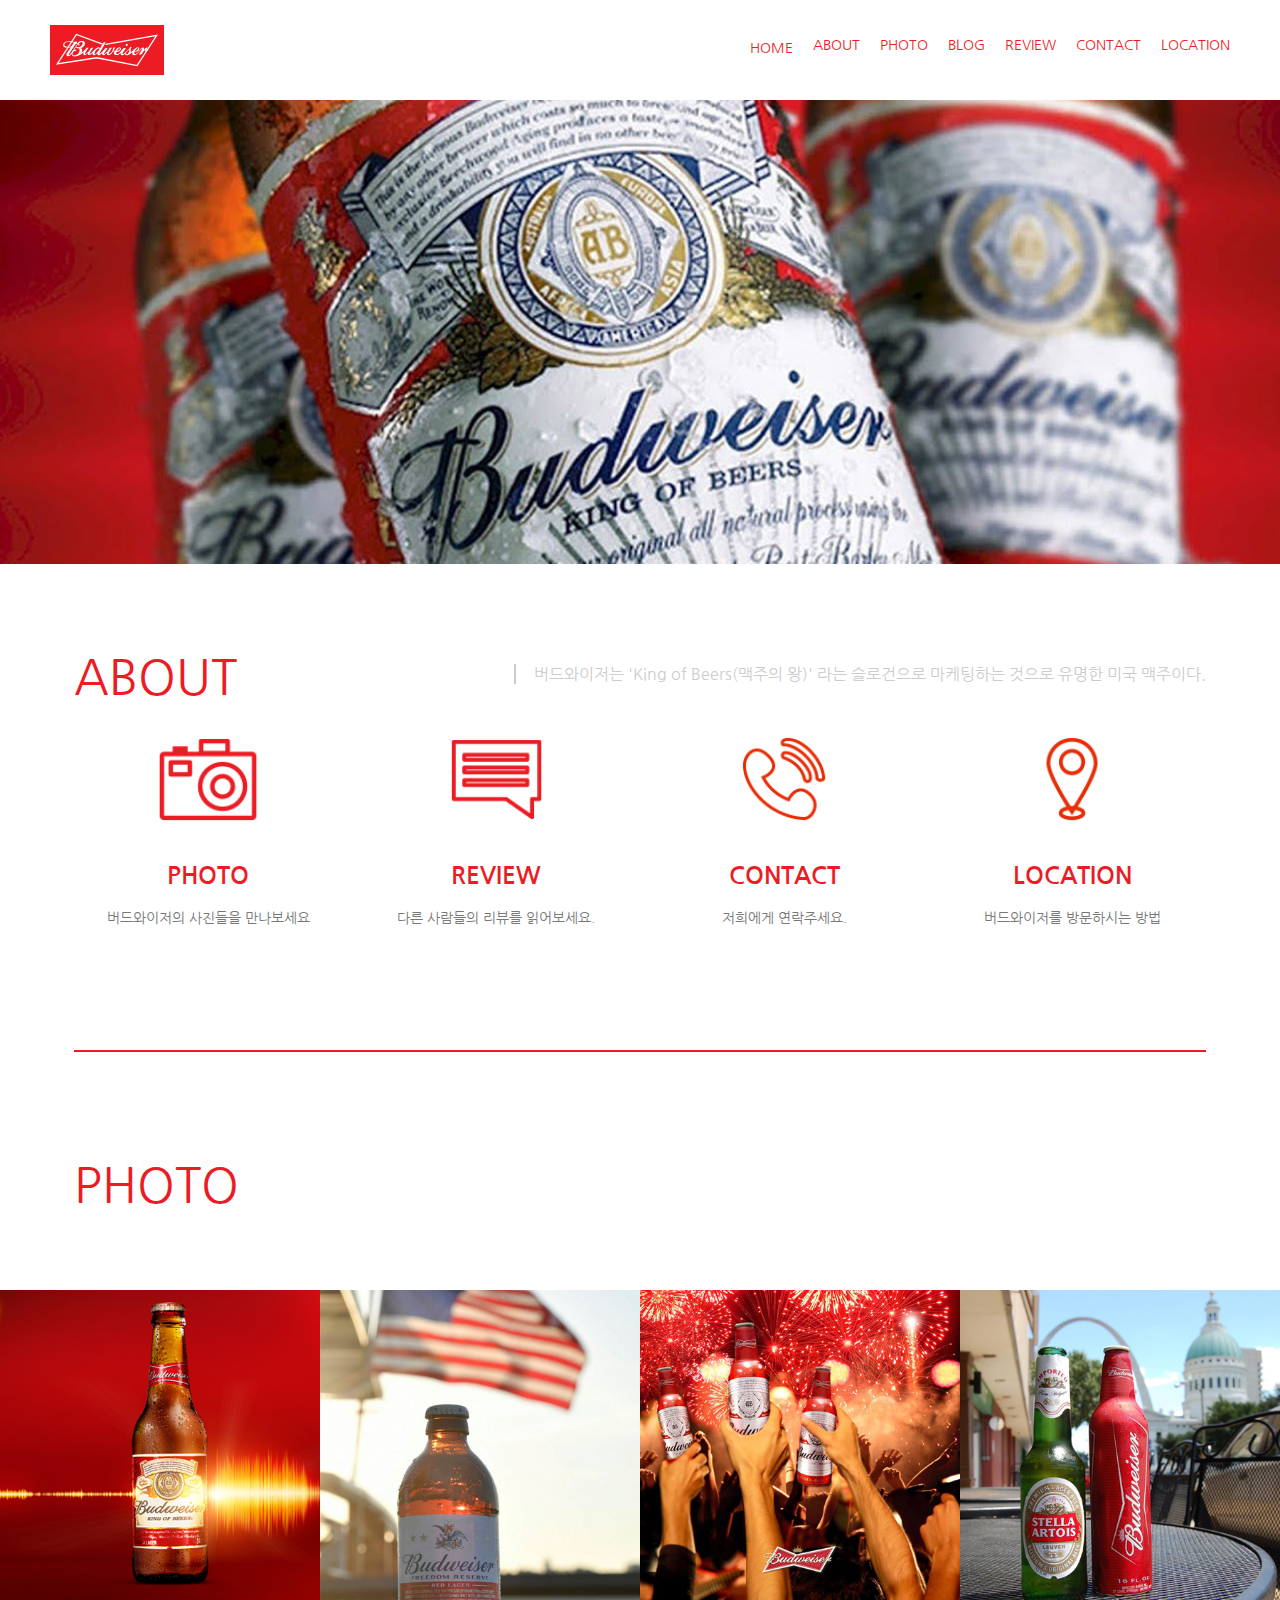
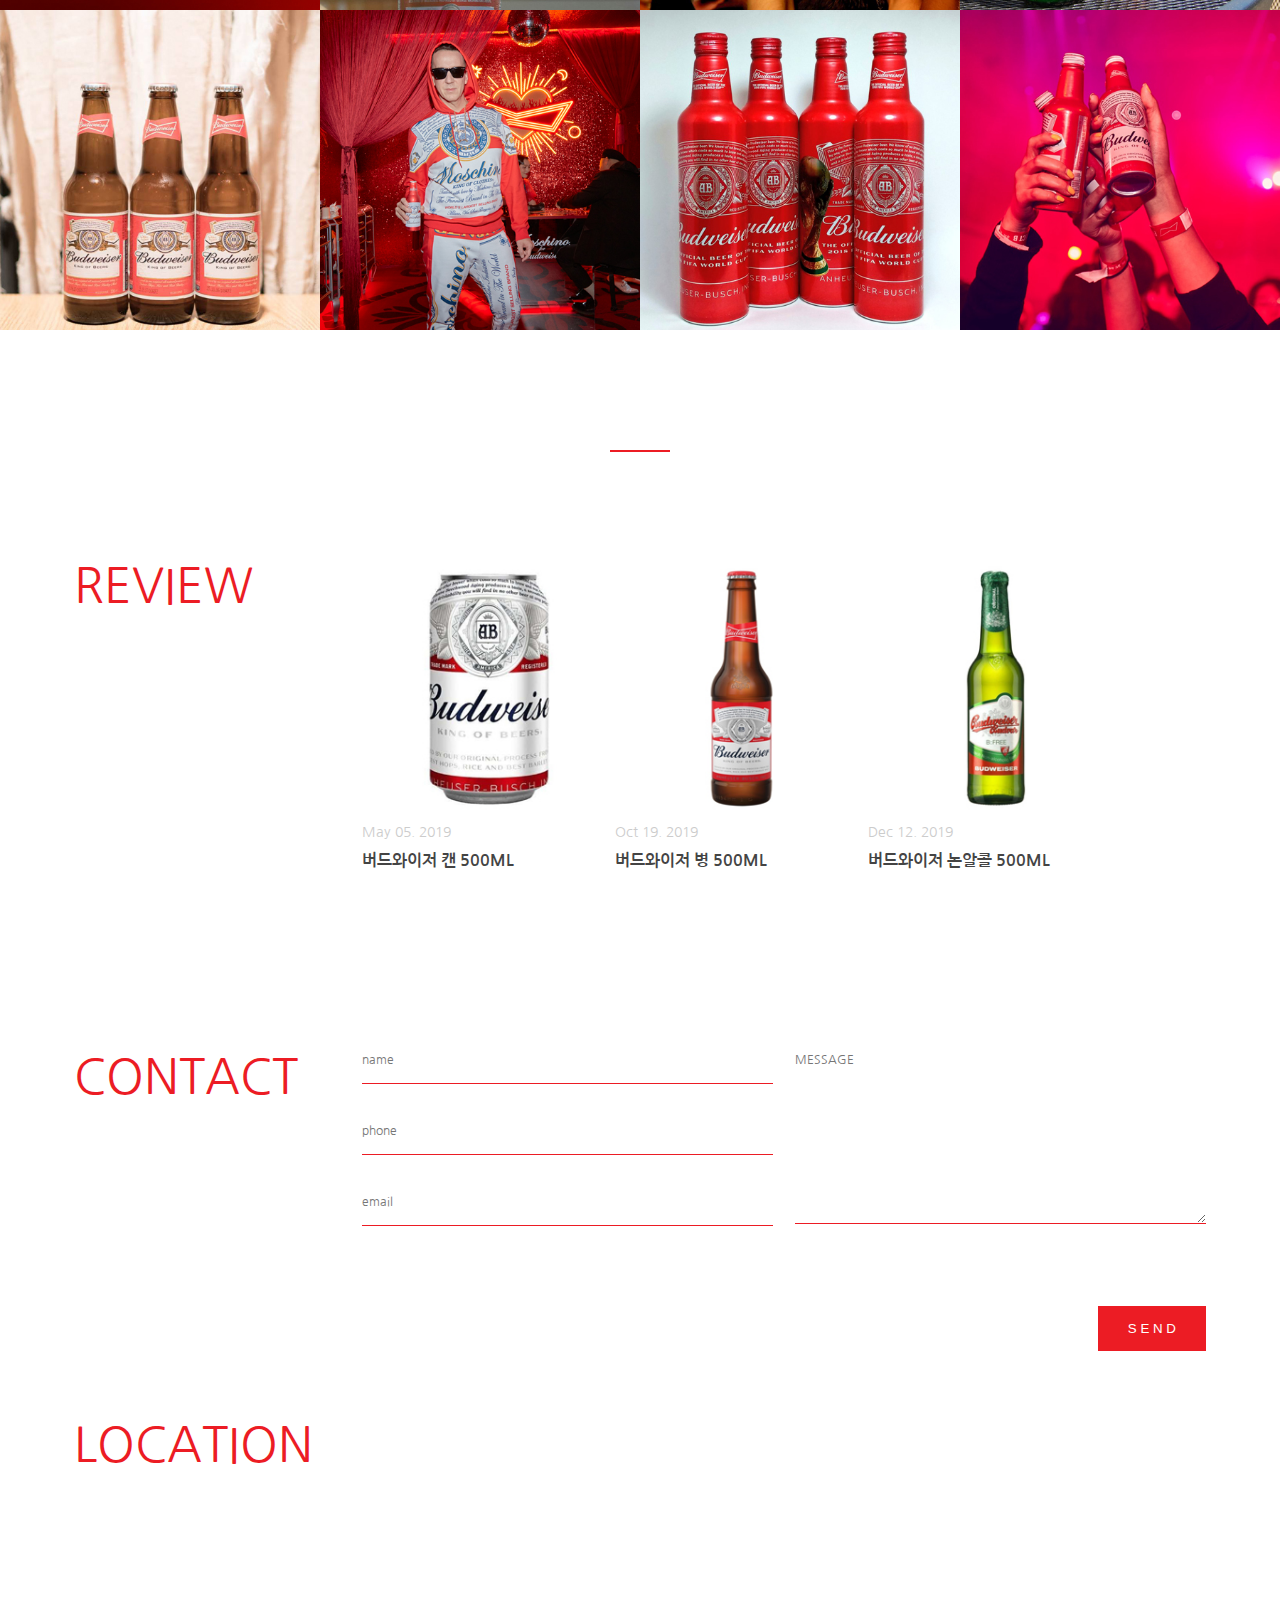
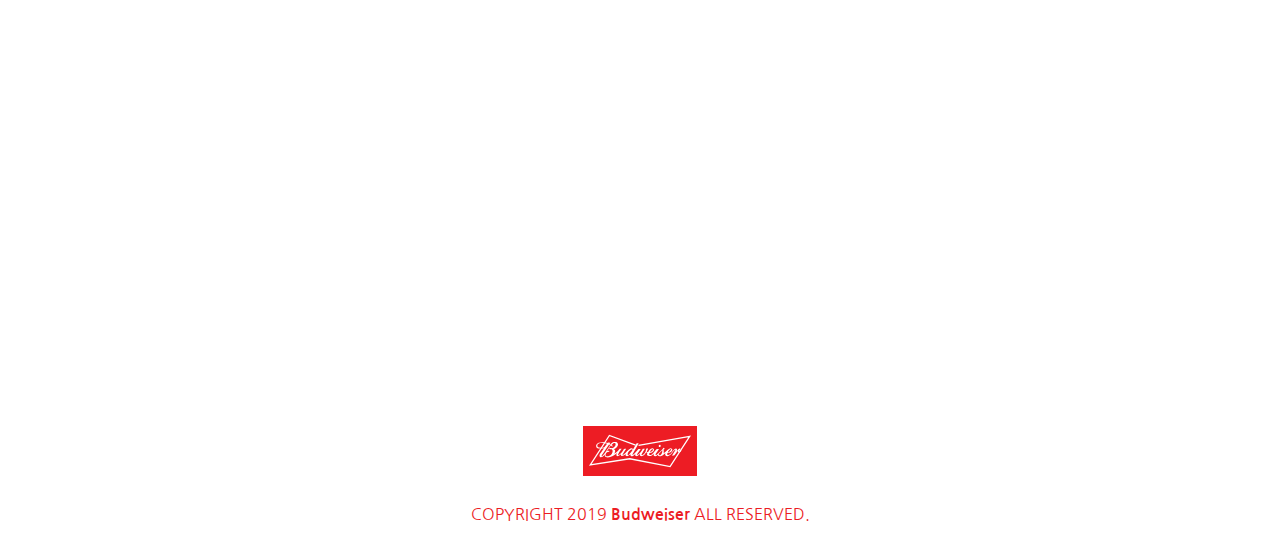
<file: portfolio/budweiser/index.html>
<!DOCTYPE html>
<html lang="ko">
<head>
	<meta charset="utf-8">
	<meta name="viewport" content="width=device-width, initial-scale=1, minimum-scale=1, maximum-scale=1,user-scalable=no">
	<title>버드와이저</title>
<link href="./css/style.css" rel="stylesheet" type="text/css" />
<script src="http://code.jquery.com/jquery-3.1.0.js"></script>
</head>
<body>
<header class='cfixed header'>
	<h1 class='logo'><a href='#'><img src='./images/logo.svg' alt='로고'></h1>
	<nav>
		<ul class='gnb'>
			<li><a href='#'>HOME</a></li>
			<li><a href='#about'>ABOUT</a></li>
			<li><a href='#photo'>PHOTO</a></li>
			<li><a href='#blog'>BLOG</a></li>
			<li><a href='#review'>REVIEW</a></li>
			<li><a href='#contact'>CONTACT</a></li>
			<li><a href='#location'>LOCATION</a></li>
		</ul>
		<span id='t_menu' class='menu-toggle-btn'>
			<span></span>
			<span></span>
			<span></span>
		</span>
	</nav>
</header>
<article class='slider'>
	<img src='./images/banner.jpg' alt='비주얼배너'>
</article>
<section class='content'>
	<section class='display-section'>
		<div class='container'>
			<h2 id='about' class='sec-tit'>ABOUT</h2>
			<p class='desc'>버드와이저는 'King of Beers(맥주의 왕)' 라는 슬로건으로 마케팅하는 것으로 유명한 미국 맥주이다.</p>
		</div>
	</section>
	<section class='promotion-section'>
		<div class='container'>
			<ul class='promo-list'>
				<li>
					<a href='#photo'>
						<img src='./images/icon01.png' alt='아이콘1'>
						<h3>PHOTO</h3>
						<p>버드와이저의 사진들을 만나보세요</p>
					</a>
				</li>
				<li>
					<a href='#review'>
						<img src='./images/icon02.png' alt='아이콘2'>
						<h3>REVIEW</h3>
						<p>다른 사람들의 리뷰를 읽어보세요.</p>
					</a>
				</li>
				<li>
					<a href='#contact'>
						<img src='./images/icon03.png' alt='아이콘3'>
						<h3>CONTACT</h3>
						<p>저희에게 연락주세요.</p>
					</a>
				</li>
				<li>
					<a href='#location'>
						<img src='./images/icon04.png' alt='아이콘4'>
						<h3>LOCATION</h3>
						<p>버드와이저를 방문하시는 방법</p>
					</a>
				</li>
			</ul>
		</div>
	</section>
	<hr class='divider'>
	<section class='photo-section cfixed'>
		<h2 class='sec-tit' id='photo'>PHOTO</h2>
		<ul class='photo-list'>
			<li>
				<a href='#'>
					<div class='info'>
						<h3>버드와이저 병맥주</h3>
						<span>새로 디자인 된 버드와이저의 병맥주</span>
					</div>
					<img src='./images/img01.jpg' alt='포토01'>
				</a>
			</li>
			<li>
				<a href='#'>
					<div class='info'>
						<h3>TITLE</h3>
						<span>sub title</span>
					</div>
					<img src='./images/img02.jpg' alt='포토02'>
				</a>
			</li>
			<li>
				<a href='#'>
					<div class='info'>
						<h3>TITLE</h3>
						<span>sub title</span>
					</div>
					<img src='./images/img03.jpg' alt='포토03'>
				</a>
			</li>
			<li>
				<a href='#'>
					<div class='info'>
						<h3>TITLE</h3>
						<span>sub title</span>
					</div>
					<img src='./images/img04.jpg' alt='포토04'>
				</a>
			</li>
			<li>
				<a href='#'>
					<div class='info'>
						<h3>TITLE</h3>
						<span>sub title</span>
					</div>
					<img src='./images/img05.jpg' alt='포토05'>
				</a>
			</li>
			<li>
				<a href='#'>
					<div class='info'>
						<h3>TITLE</h3>
						<span>sub title</span>
					</div>
					<img src='./images/img06.jpg' alt='포토06'>
				</a>
			</li>
			<li>
				<a href='#'>
					<div class='info'>
						<h3>TITLE</h3>
						<span>sub title</span>
					</div>
					<img src='./images/img07.jpg' alt='포토07'>
				</a>
			</li>
			<li>
				<a href='#'>
					<div class='info'>
						<h3>TITLE</h3>
						<span>sub title</span>
					</div>
					<img src='./images/img08.jpg' alt='포토08'>
				</a>
			</li>
		</ul>
	</section>
	<hr class='m-divider'>
	<section class='blog-section'>
		<div class='container'>
			<h2 class='sec-tit' id='blog'>REVIEW</h2>
			<ul class='blog-list'>
				<li>
					<a href='#'>
						<img src='./images/blog_img01.jpg' alt='블로그 썸네일01'>
					</a>
					<time>May 05. 2019</time>
					<a href='#'>
						<h3>버드와이저 캔 500ML</h3>
					</a>
				</li>
				<li>
					<a href='#'>
						<img src='./images/blog_img02.jpg' alt='블로그 썸네일02'>
					</a>
					<time>Oct 19. 2019</time>
					<a href='#'>
						<h3>버드와이저 병 500ML</h3>
					</a>
				</li>
				<li>
					<a href='#'>
						<img src='./images/blog_img03.jpg' alt='블로그 썸네일03'>
					</a>
					<time>Dec 12. 2019</time>
					<a href='#'>
						<h3>버드와이저 논알콜 500ML</h3>
					</a>
				</li>
			</ul>
		</div>
	</section>
	<section class='contact-section'>
		<div class='container'>
			<h2 class='sec-tit' id='contact'>CONTACT</h2>
			<div class='form-box'>
				<form method='post' action=''>
					<fieldset class='cfixed'>
						<legend class='blind'>CONTACT</legend>
						<div class='form'>
							<label for='name' class='blind'>Name</label>
							<input type='text' id='name' placeholder='name'>
							<label for='phone' class='blind'>Phone</label>
							<input type='tel' id='phone' placeholder='phone'>
							<label for='email' class='blind'>E-mail</label>
							<input type='email' id='email' placeholder='email'>
						</div>
						<div class='textarea'>
							<label for='message' class='blind'>Message</label>
							<textarea name='message' id='message' placeholder='MESSAGE'></textarea>
						</div>
					</fieldset>
					<div class='send-btn'>
						<button>S E N D</button>
					</div>
				</form>
			</div>
		</div>
	</section>
	<section class='location-section'>
		<div class='container'>
			<h2 class='sec-tit' id='location'>LOCATION</h2>
		</div>
		<!-- 지도 API 들어갈 부분 -->
		<iframe src="https://www.google.com/maps/embed?pb=!1m18!1m12!1m3!1d2926.2763017912853!2d-71.48910338429647!3d42.82477701361868!2m3!1f0!2f0!3f0!3m2!1i1024!2i768!4f13.1!3m3!1m2!1s0x89e3b472c1257d87%3A0x1b0d0afbc83a30a3!2sBudweiser%20Brewery%20Experience!5e0!3m2!1sko!2skr!4v1577771043530!5m2!1sko!2skr" width="100%" height="450" frameborder="0" style="border:0;" allowfullscreen=""></iframe>
	</section>
</section>
<footer class='footer'>
	<div class='footer-logo'>
		<a href='#'><img src='./images/logo.svg' alt='하단로고'></a>
	</div>
	<p class='copyright'>COPYRIGHT 2019 <b>Budweiser</b> ALL RESERVED.</p>
</footer>
<script src='./js/script.js'></script>
</body>
</html>
</file>
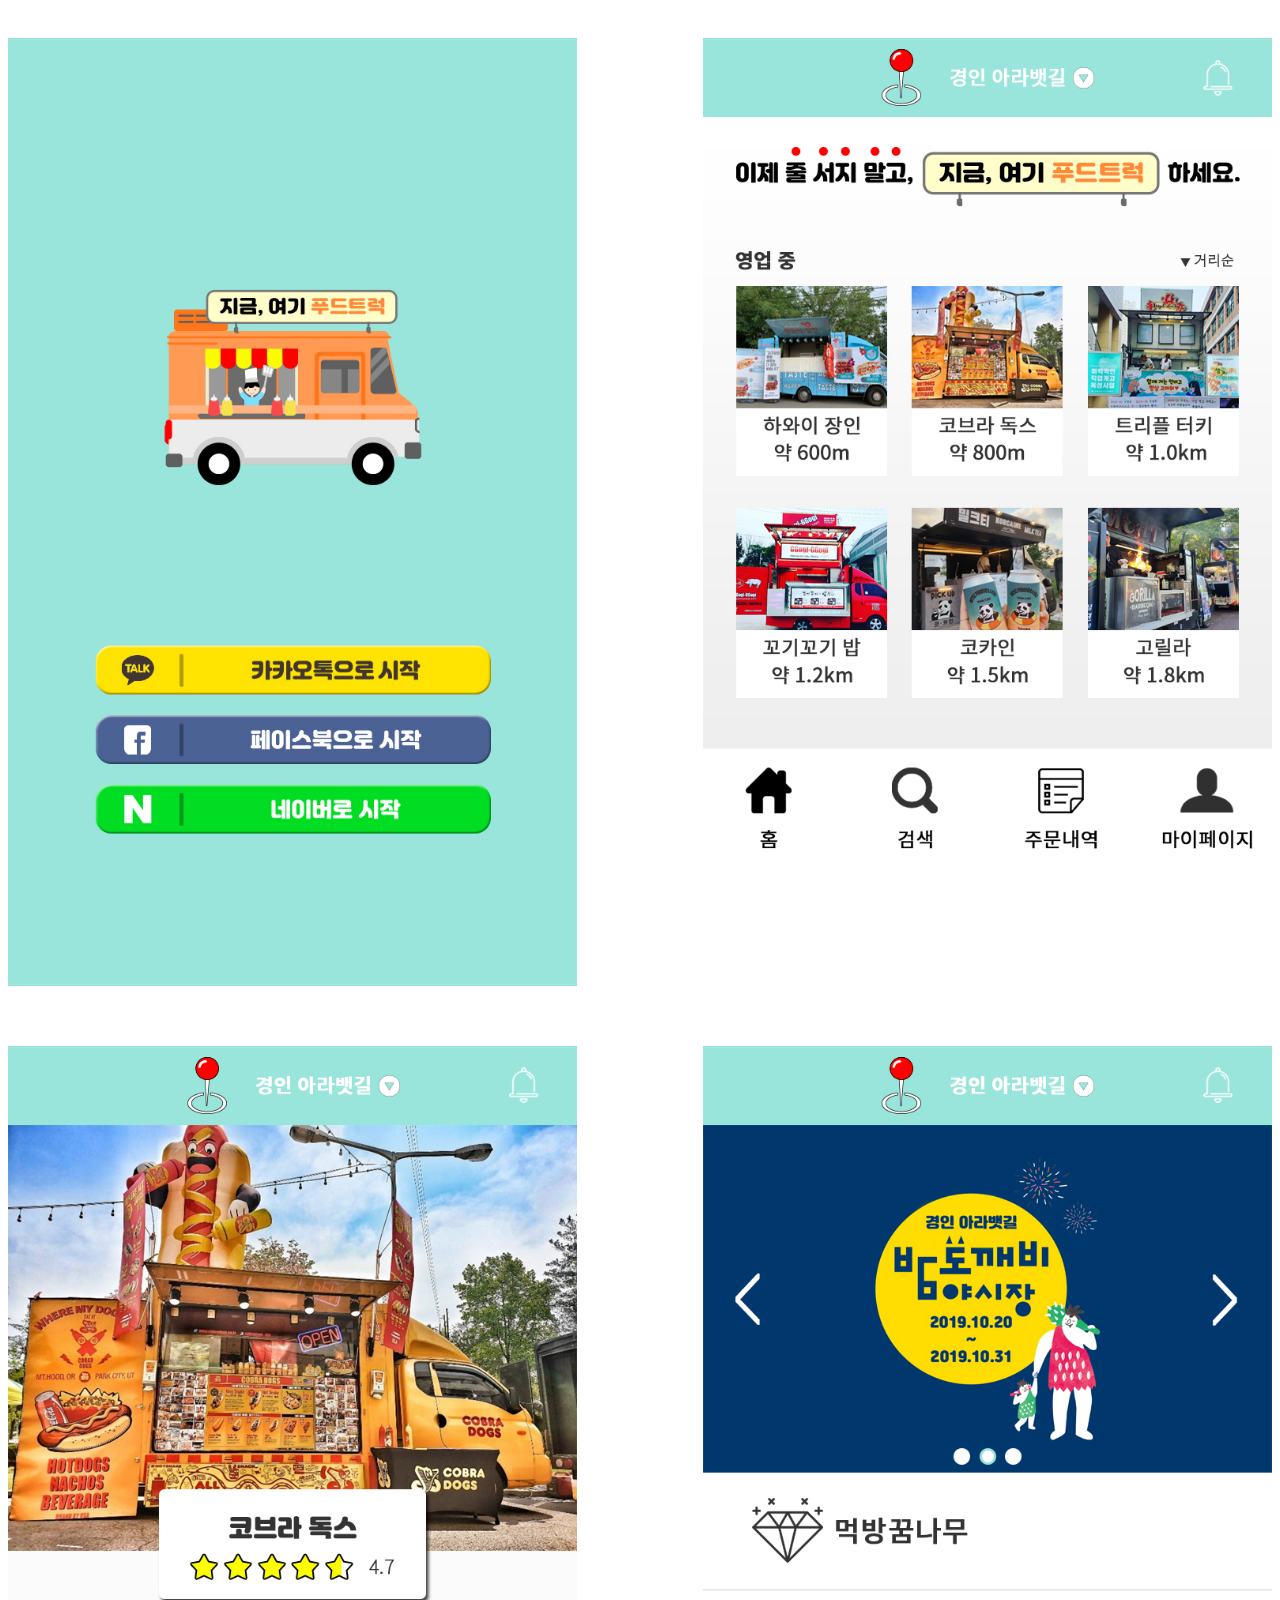
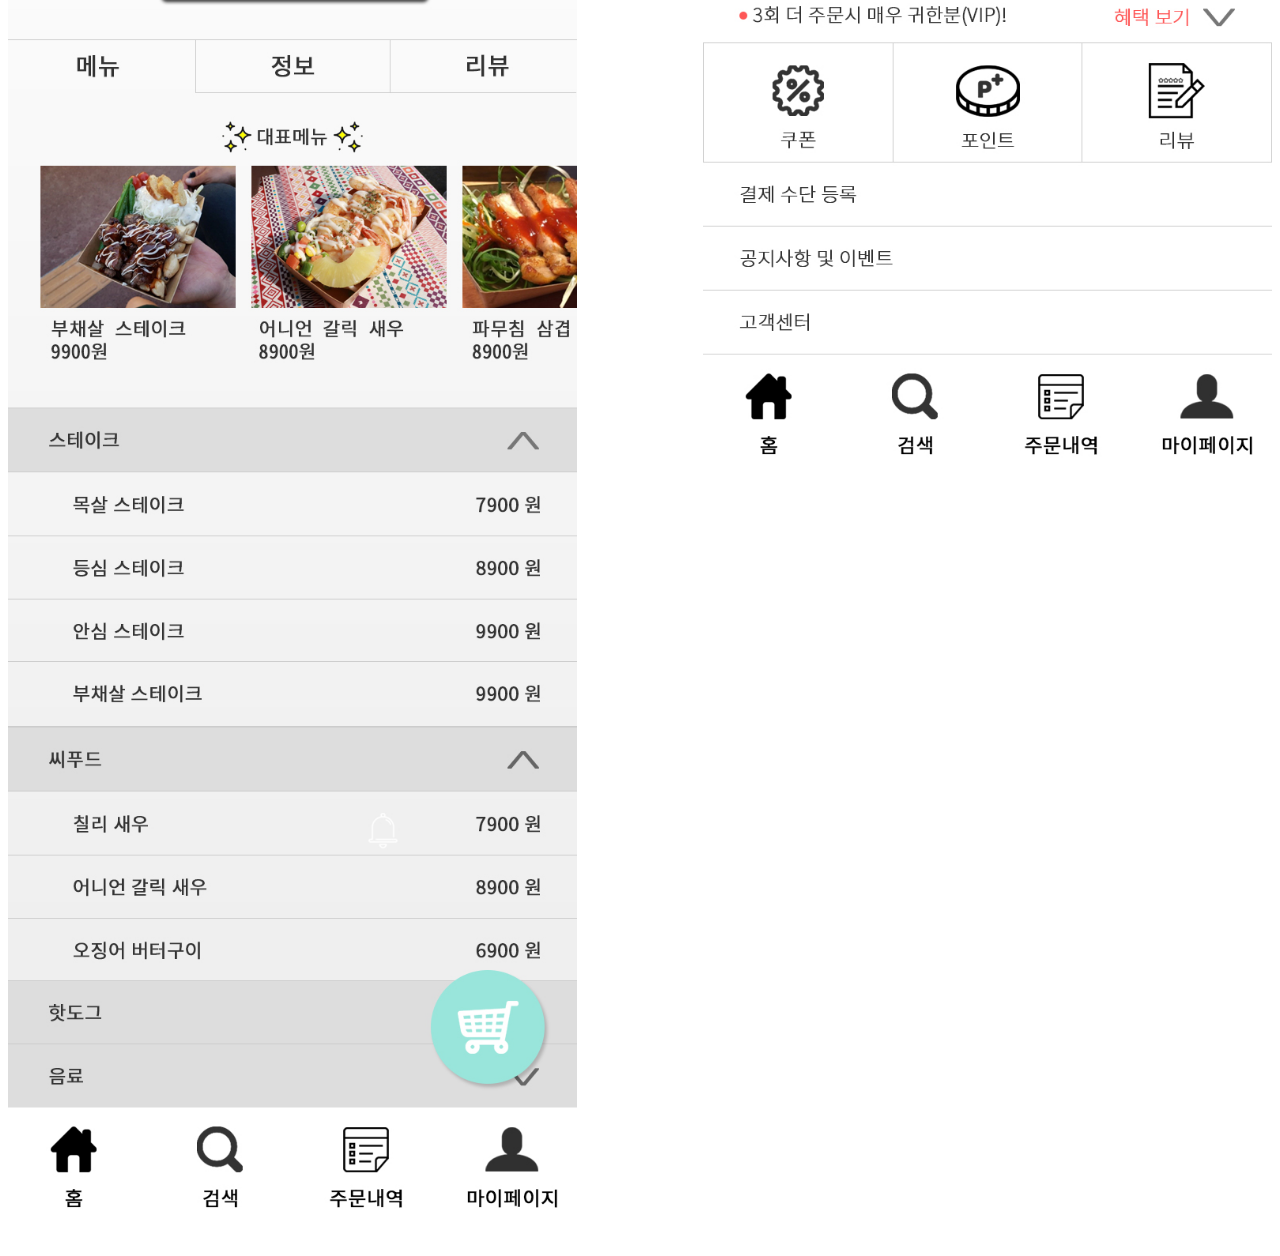
<file: portfolio/foodtruck/index.html>
<html>
  <head>
    <meta http-equiv="Content-Type" content="text/html; charset=UTF-8" />
    <title>지금, 여기 푸드트럭 앱 디자인 시안</title>
  </head>
  <body>
    <img src="img/login.jpg" alt="푸드트럭 로그인 디자인" />
    <img src="img/main.jpg" alt="푸드트럭 메인 디자인" />
    <img src="img/detail.jpg" alt="푸드트럭 가게 상세 디자인" />
    <img src="img/mypage.jpg" alt="푸드트럭 마이페이지 디자인" />
    <style>
      img {
        width: 45%;
        float: left;
        margin: 30px 0;
      }
      img:nth-child(2n-1) {
        margin-right: 10%;
      }
    </style>
  </body>
</html>
</file>
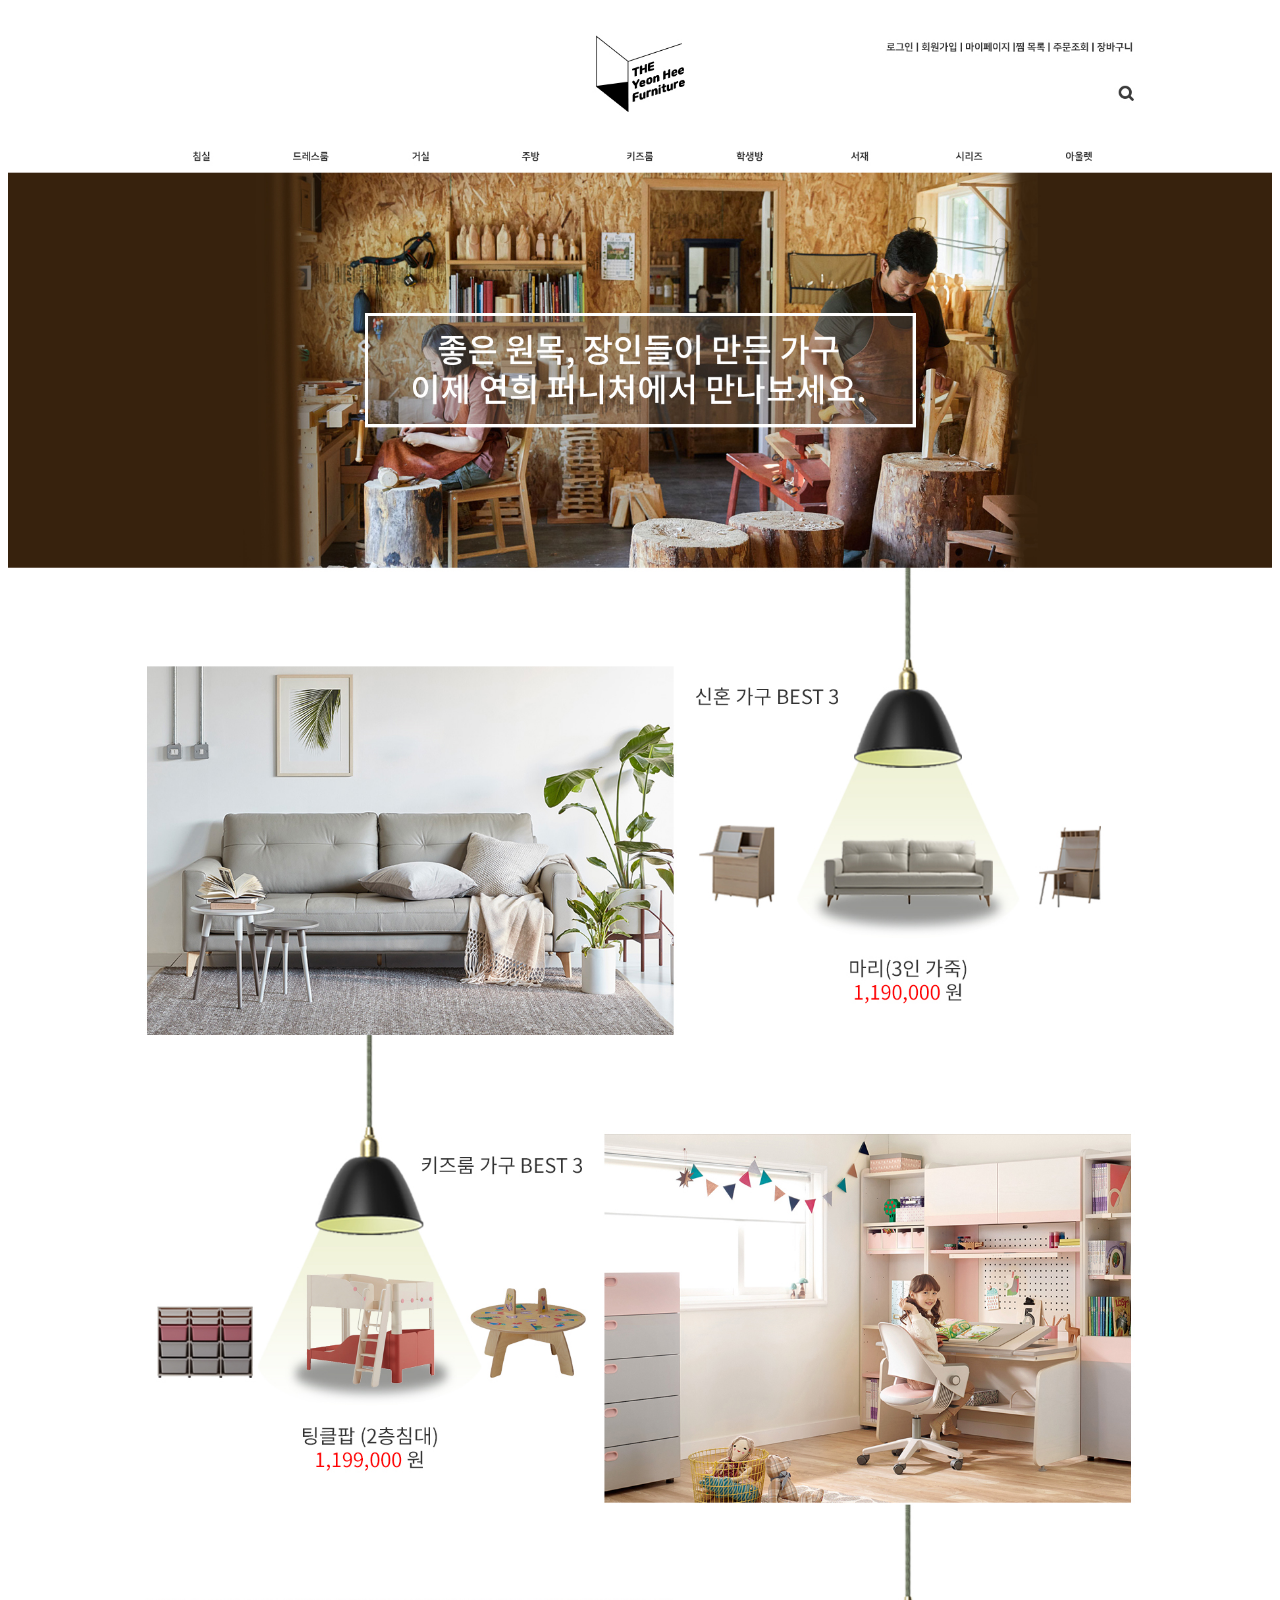
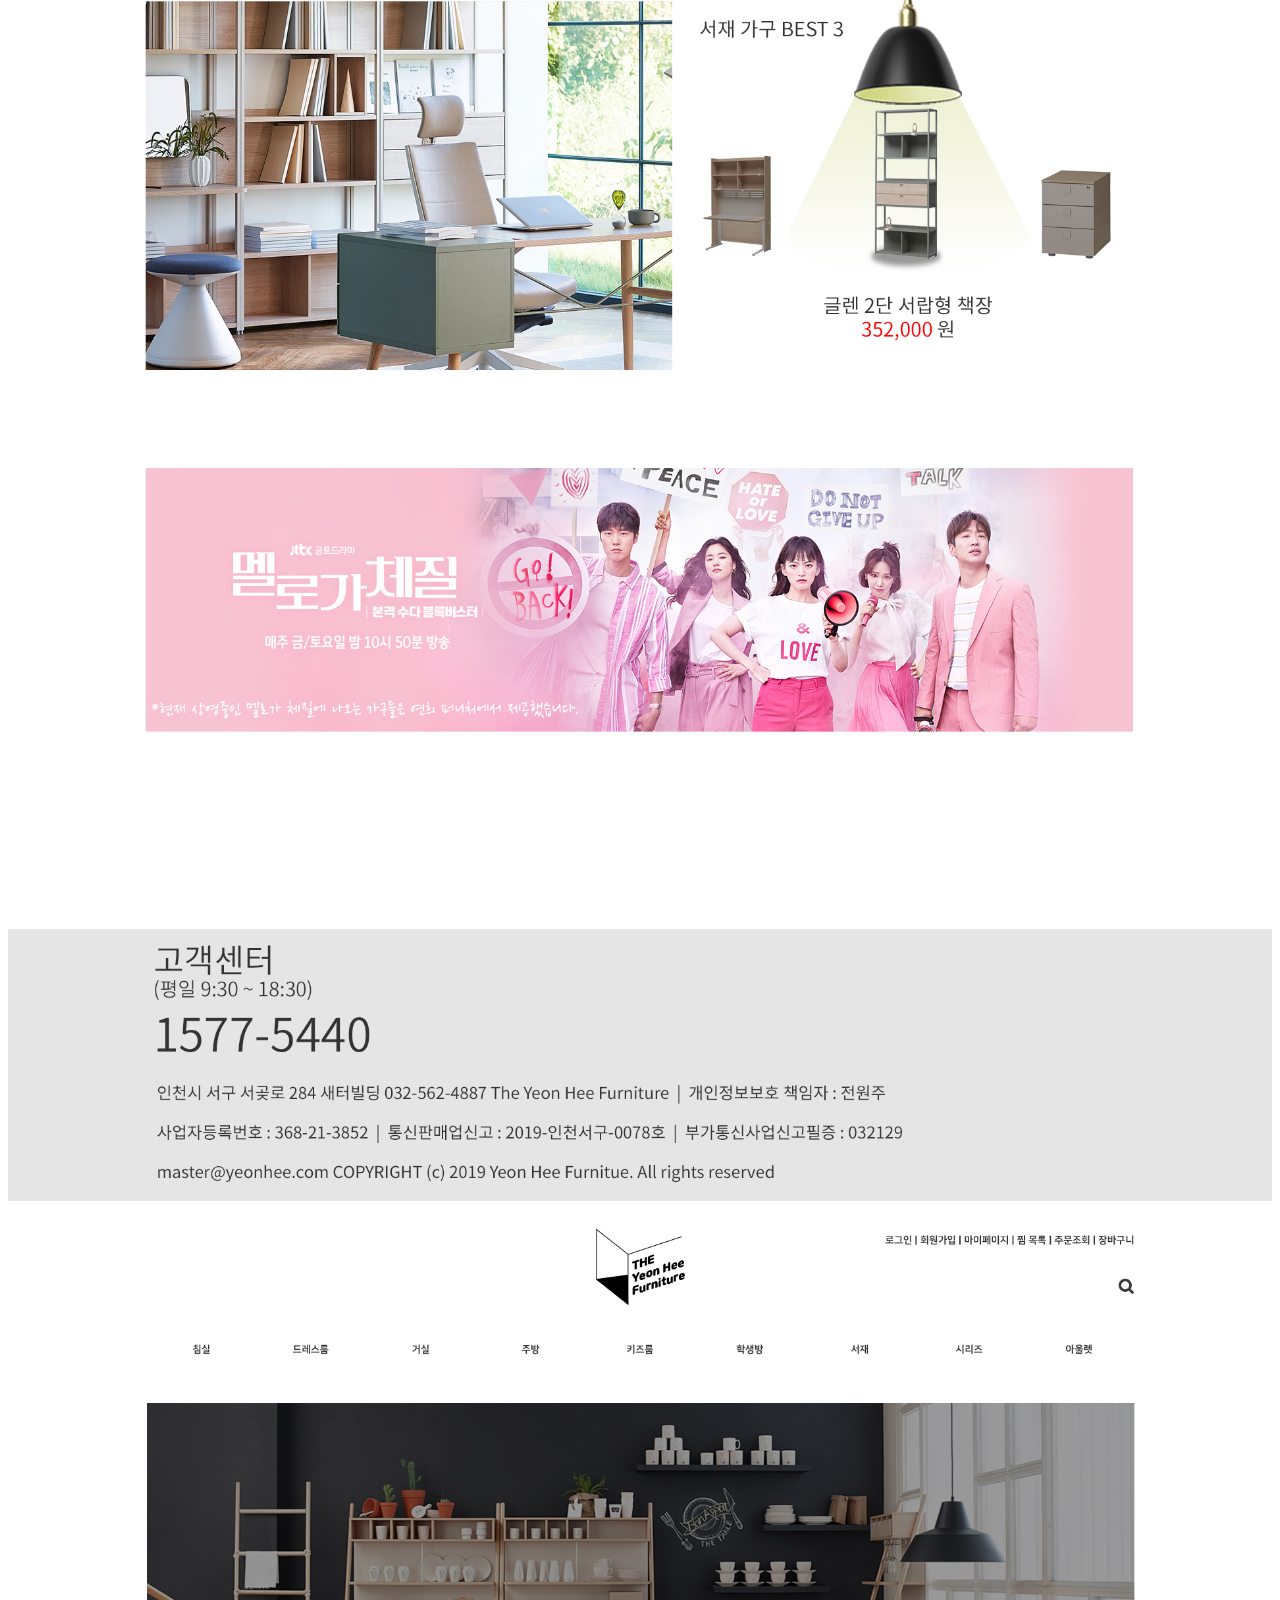
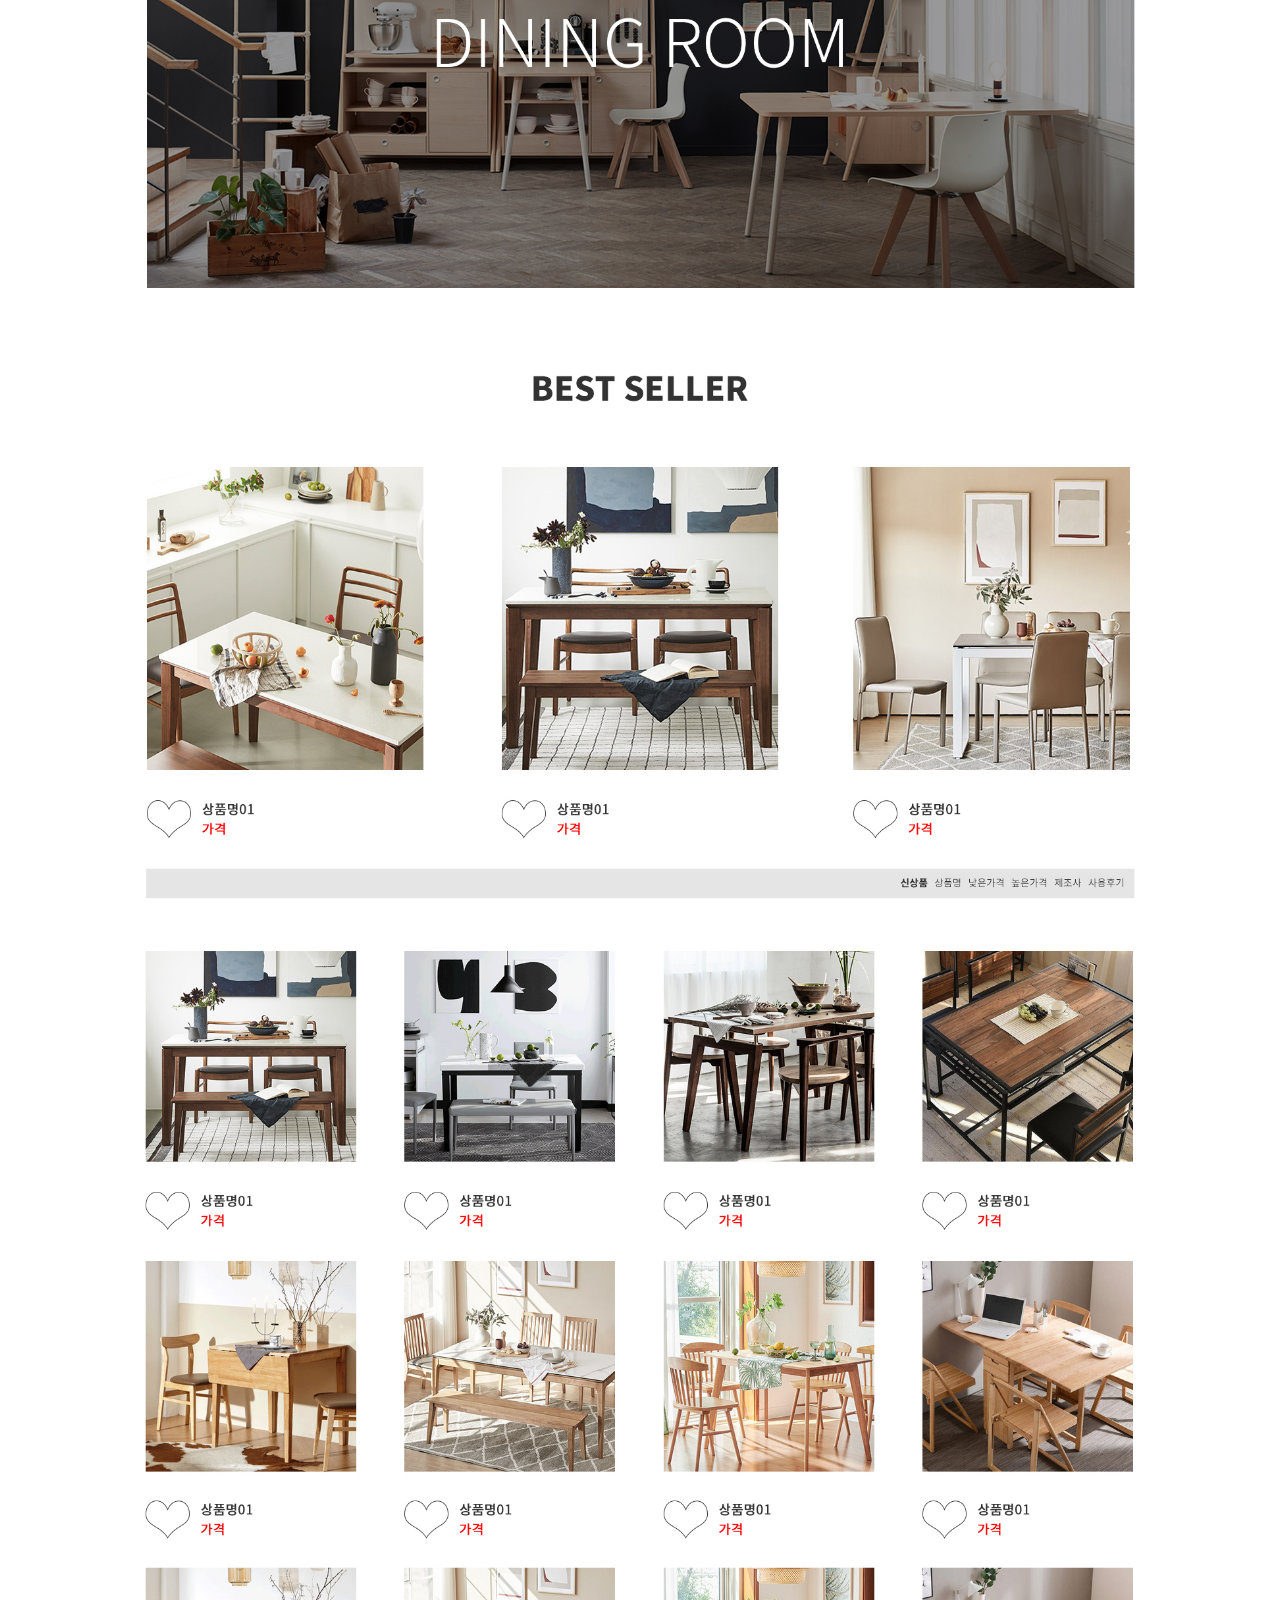
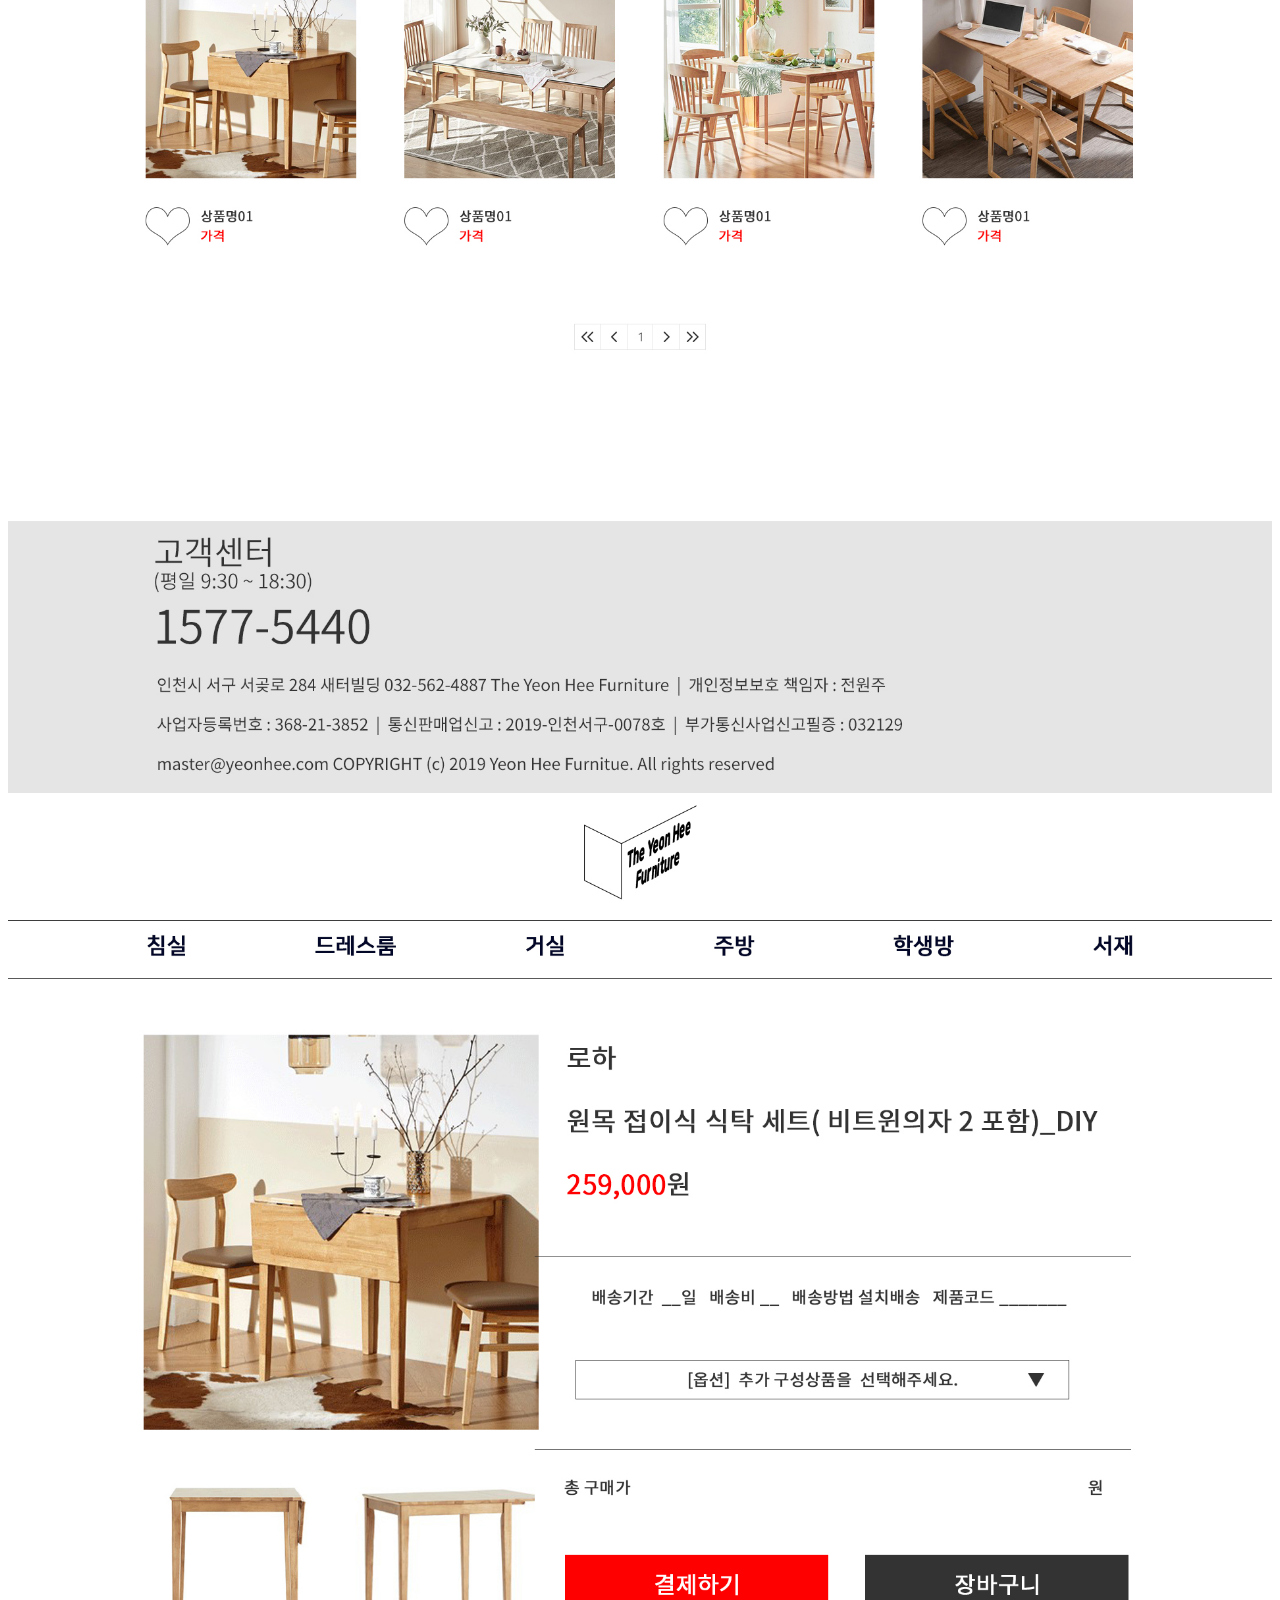
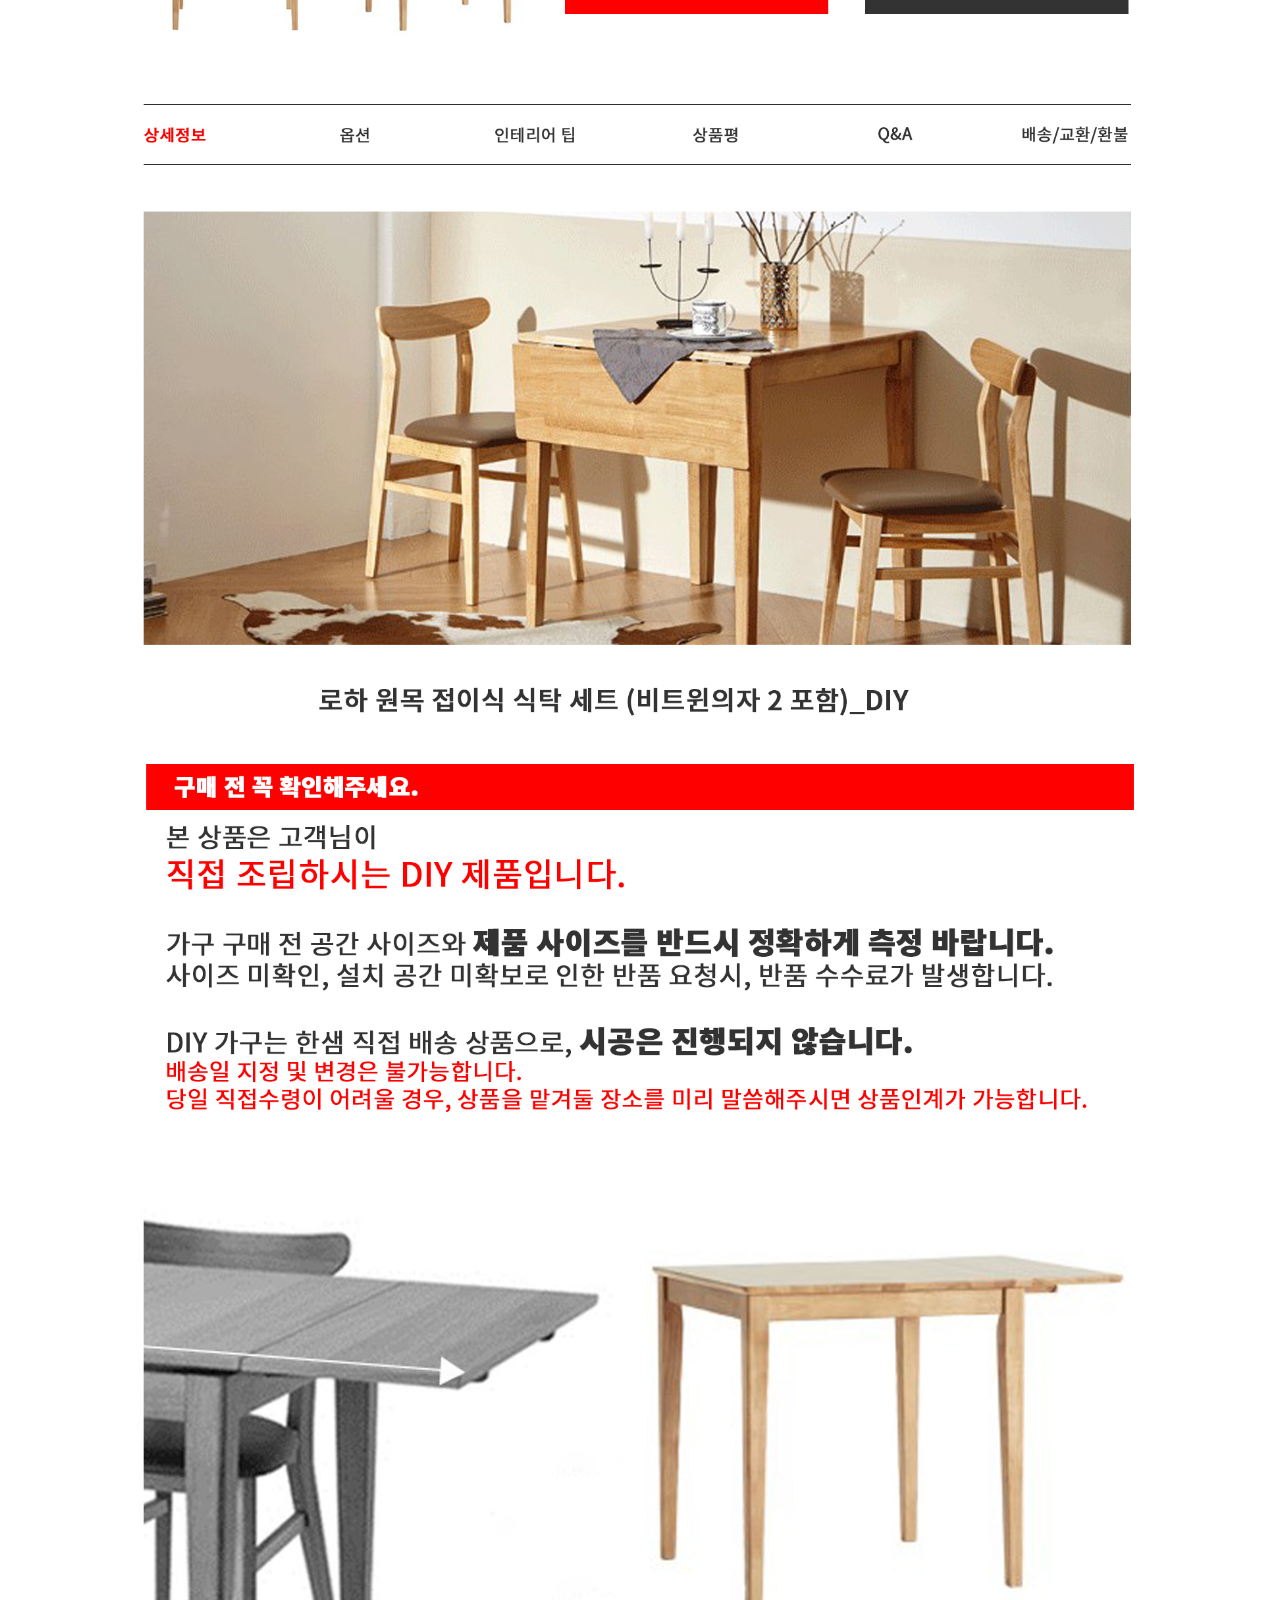
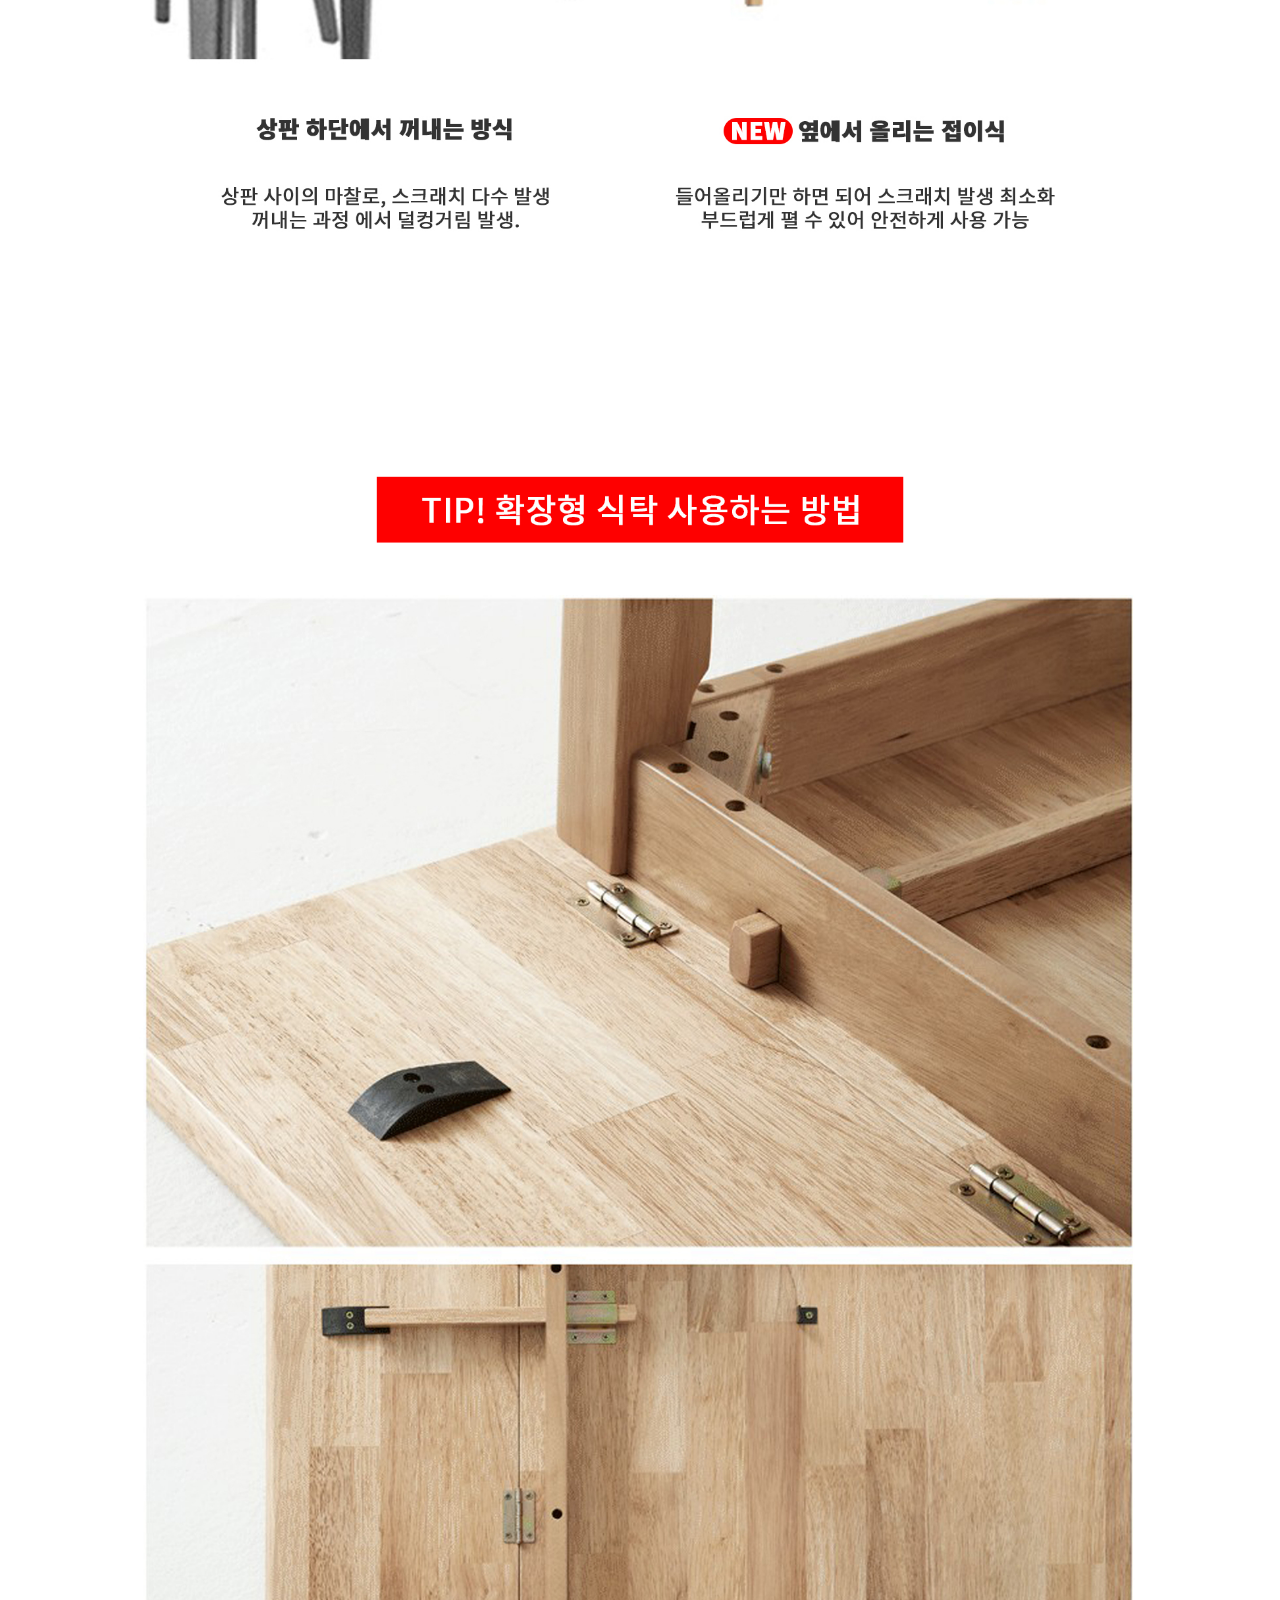
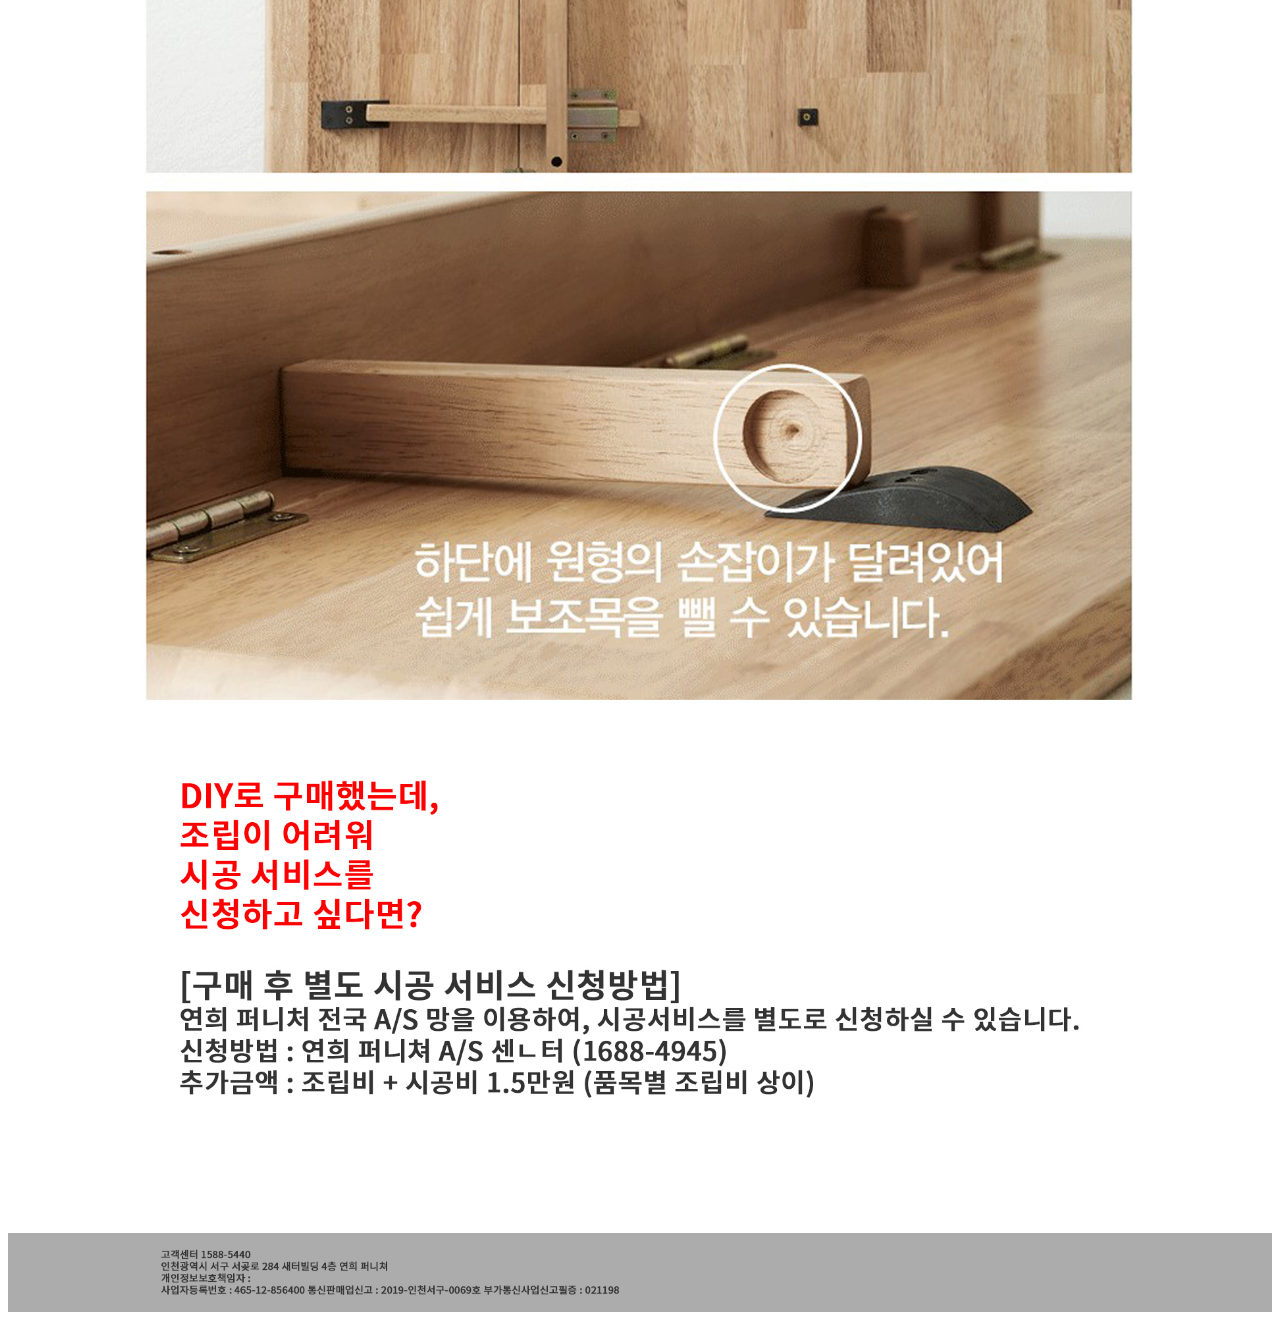
<file: portfolio/YHfurniture/index.html>
<html>
  <head>
    <meta http-equiv="Content-Type" content="text/html; charset=UTF-8" />
    <title>Sunmi's Portfolio</title>
  </head>
  <body>
    <meta http-equiv="Content-Type" content="text/html; charset=UTF-8" />
    <title>연희 퍼니처 디자인 시안</title>
    <img src="img/main.jpg" alt="메인 디자인 시안" />
    <img src="img/list.jpg" alt="상품 리스트 디자인 시안" />
    <img src="img/detail.jpg" alt="상품상세페이지 디자인 시안" />
    <style>
      img {
        width: 100%;
      }
    </style>
  </body>
</html>
</file>
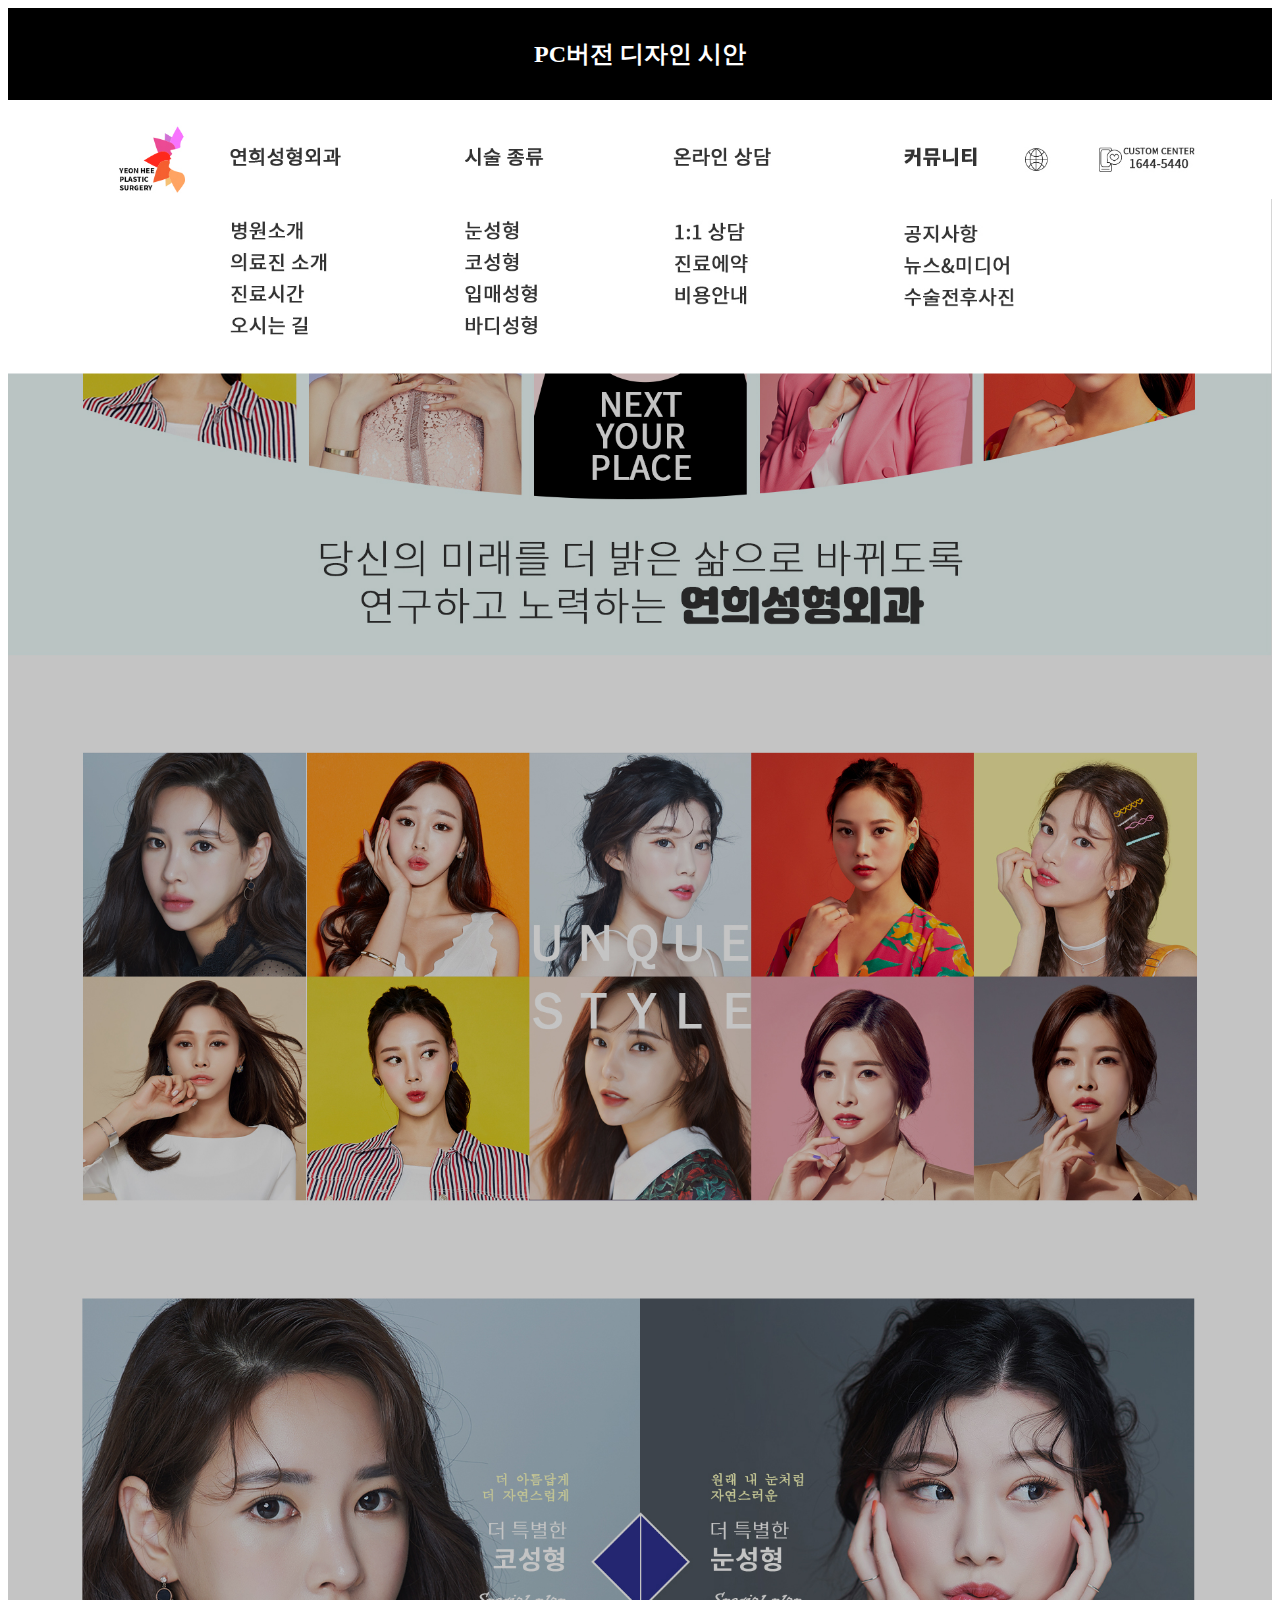
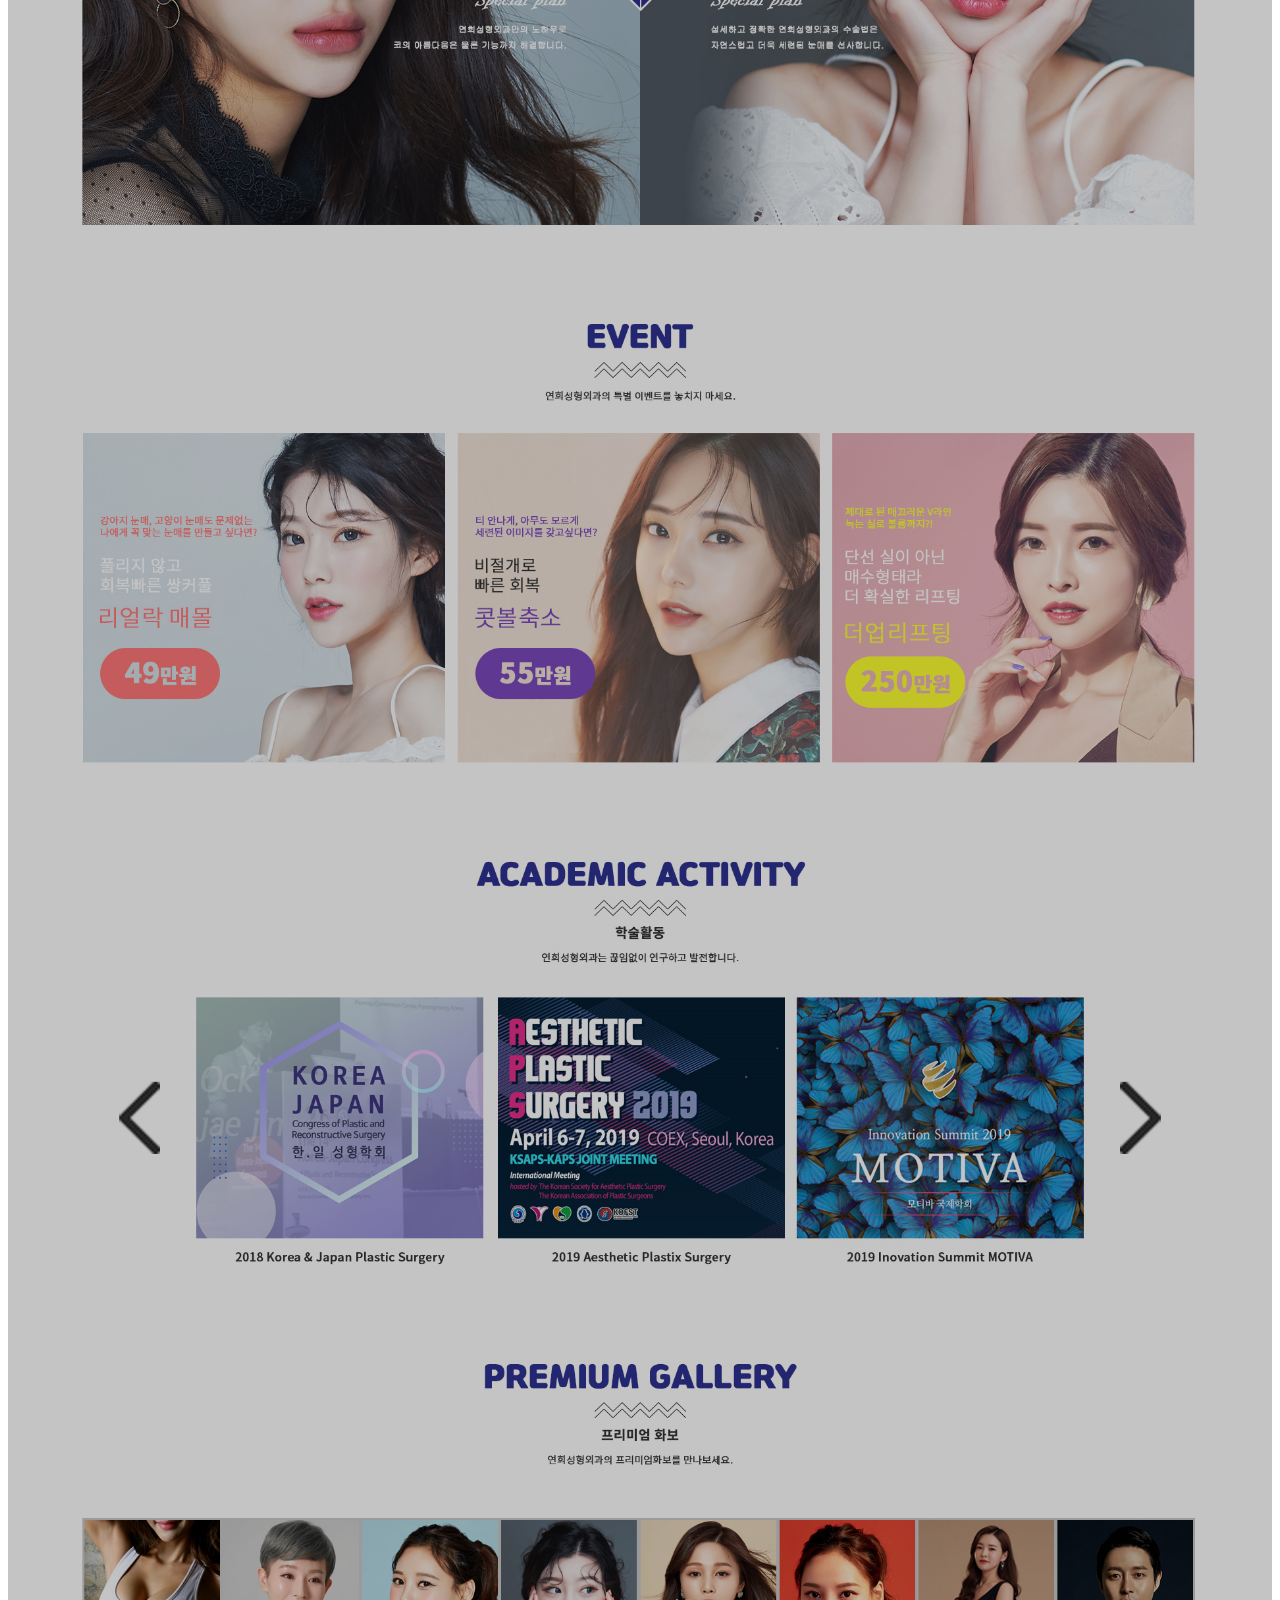
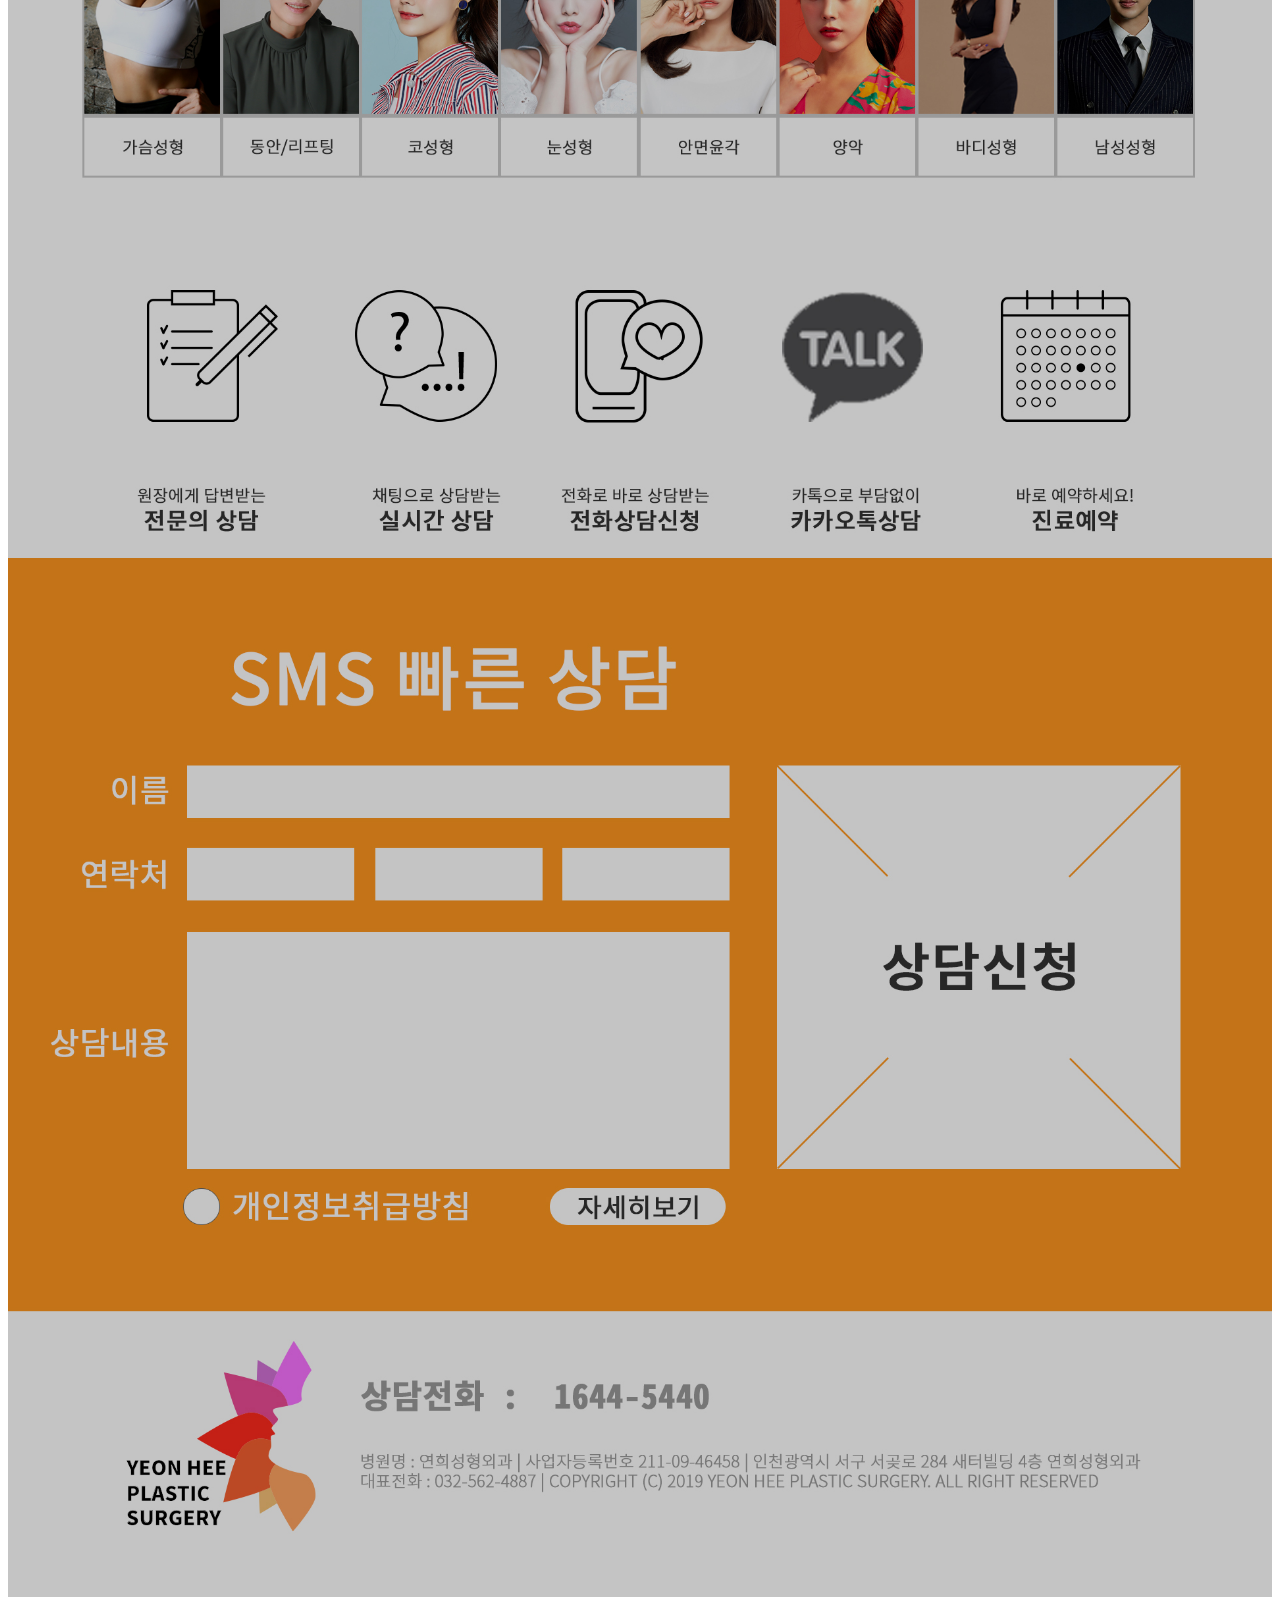
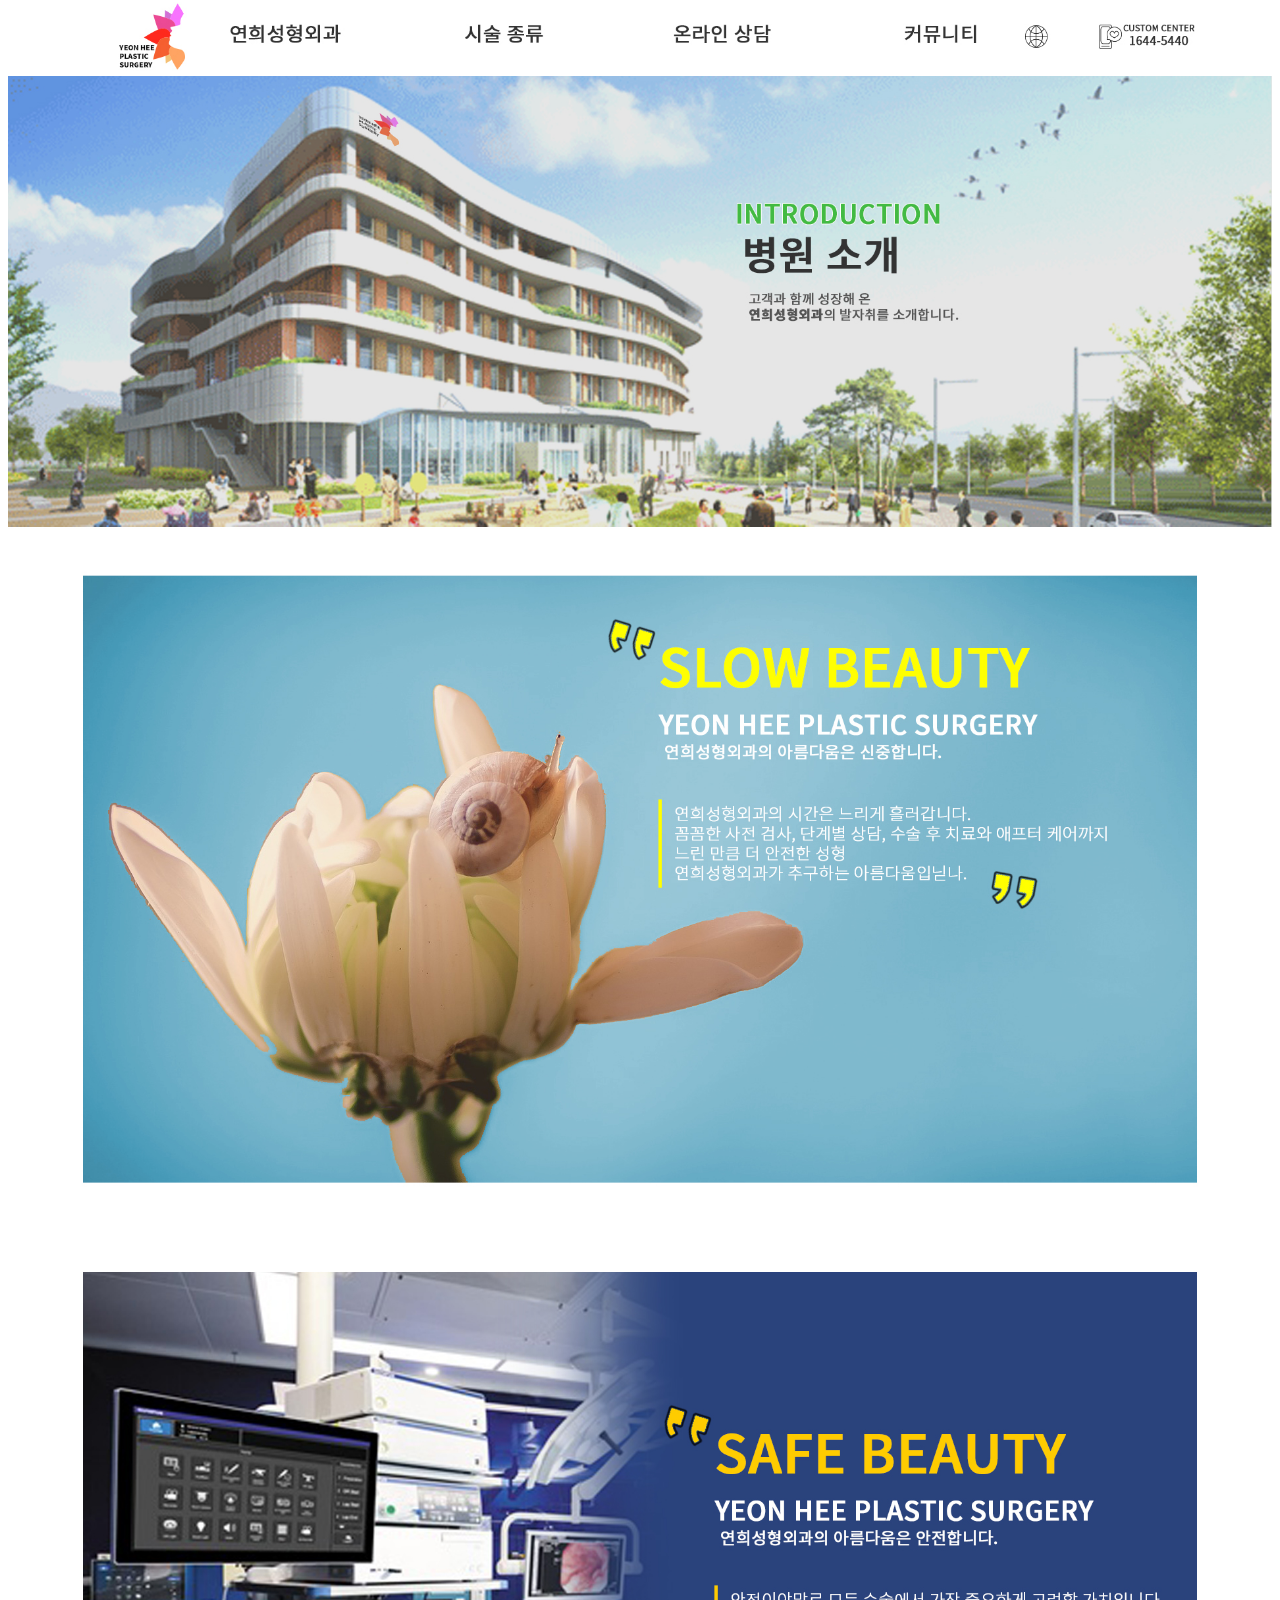
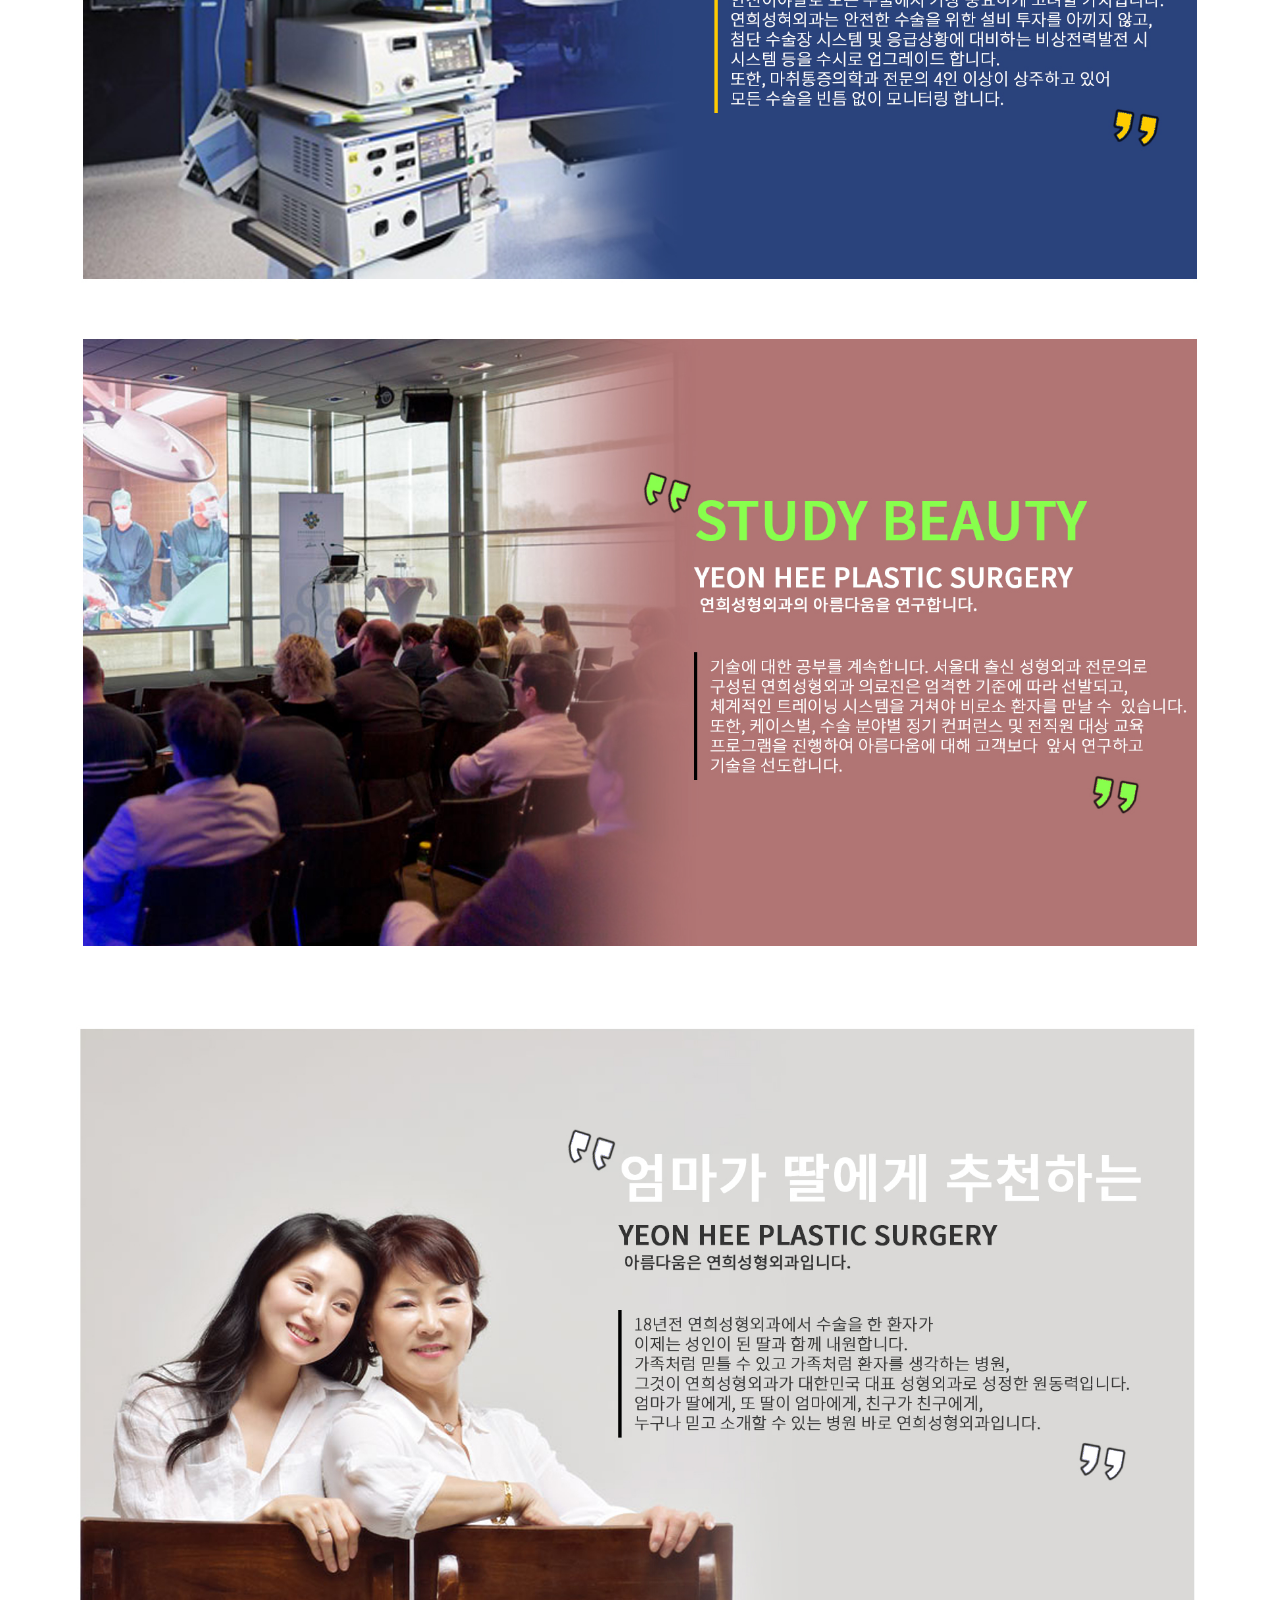
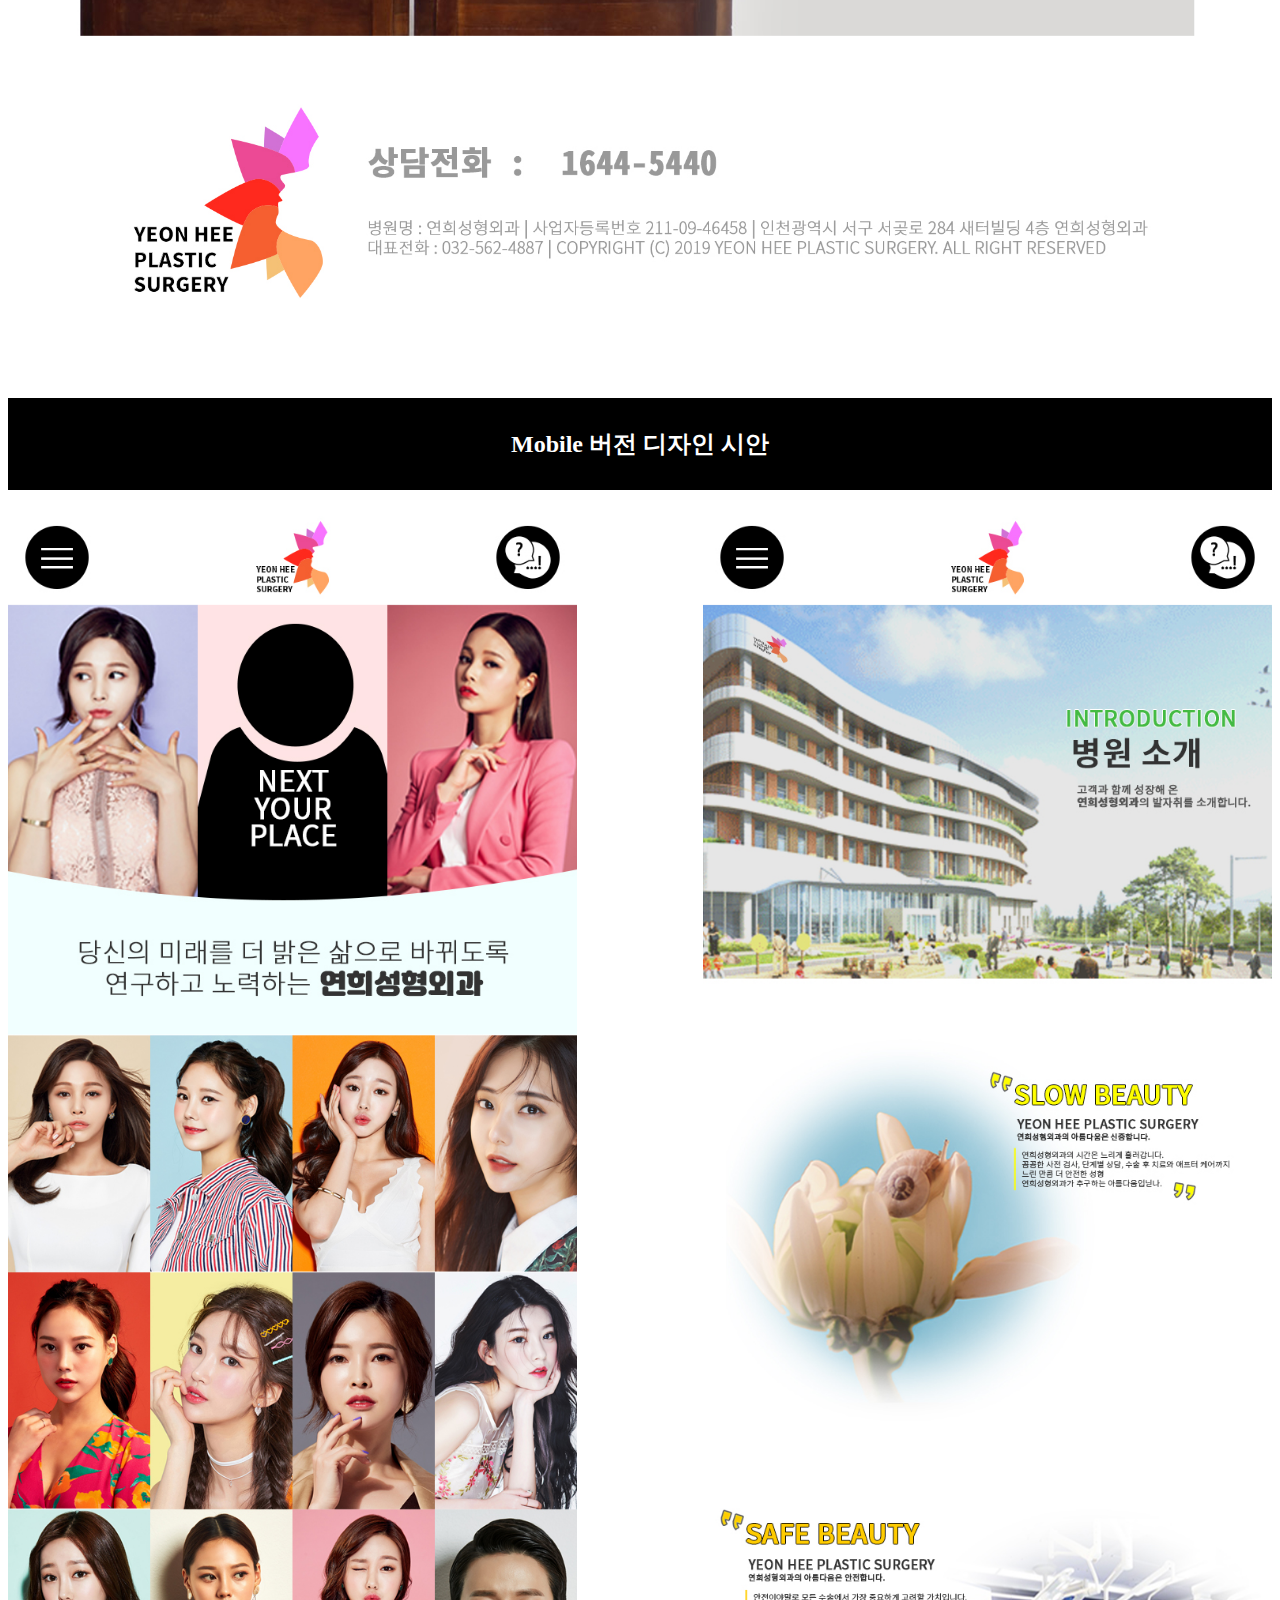
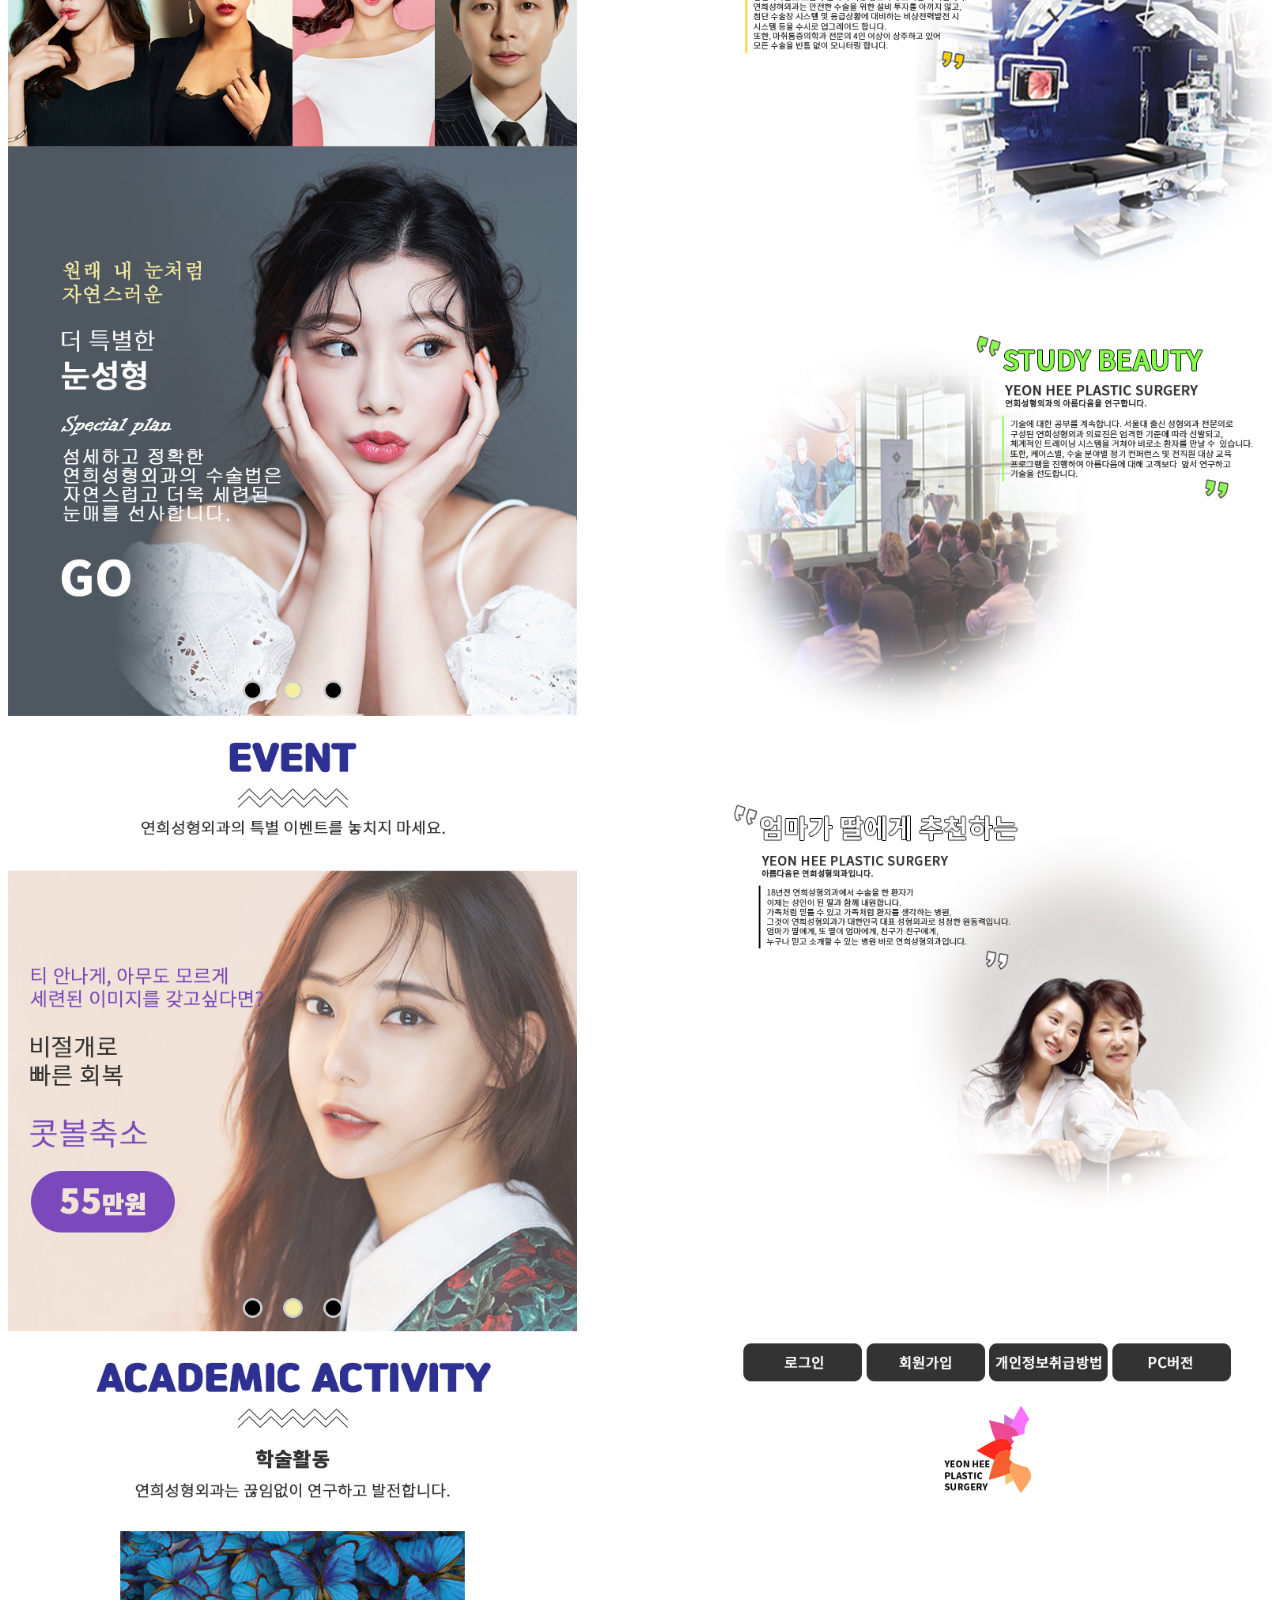
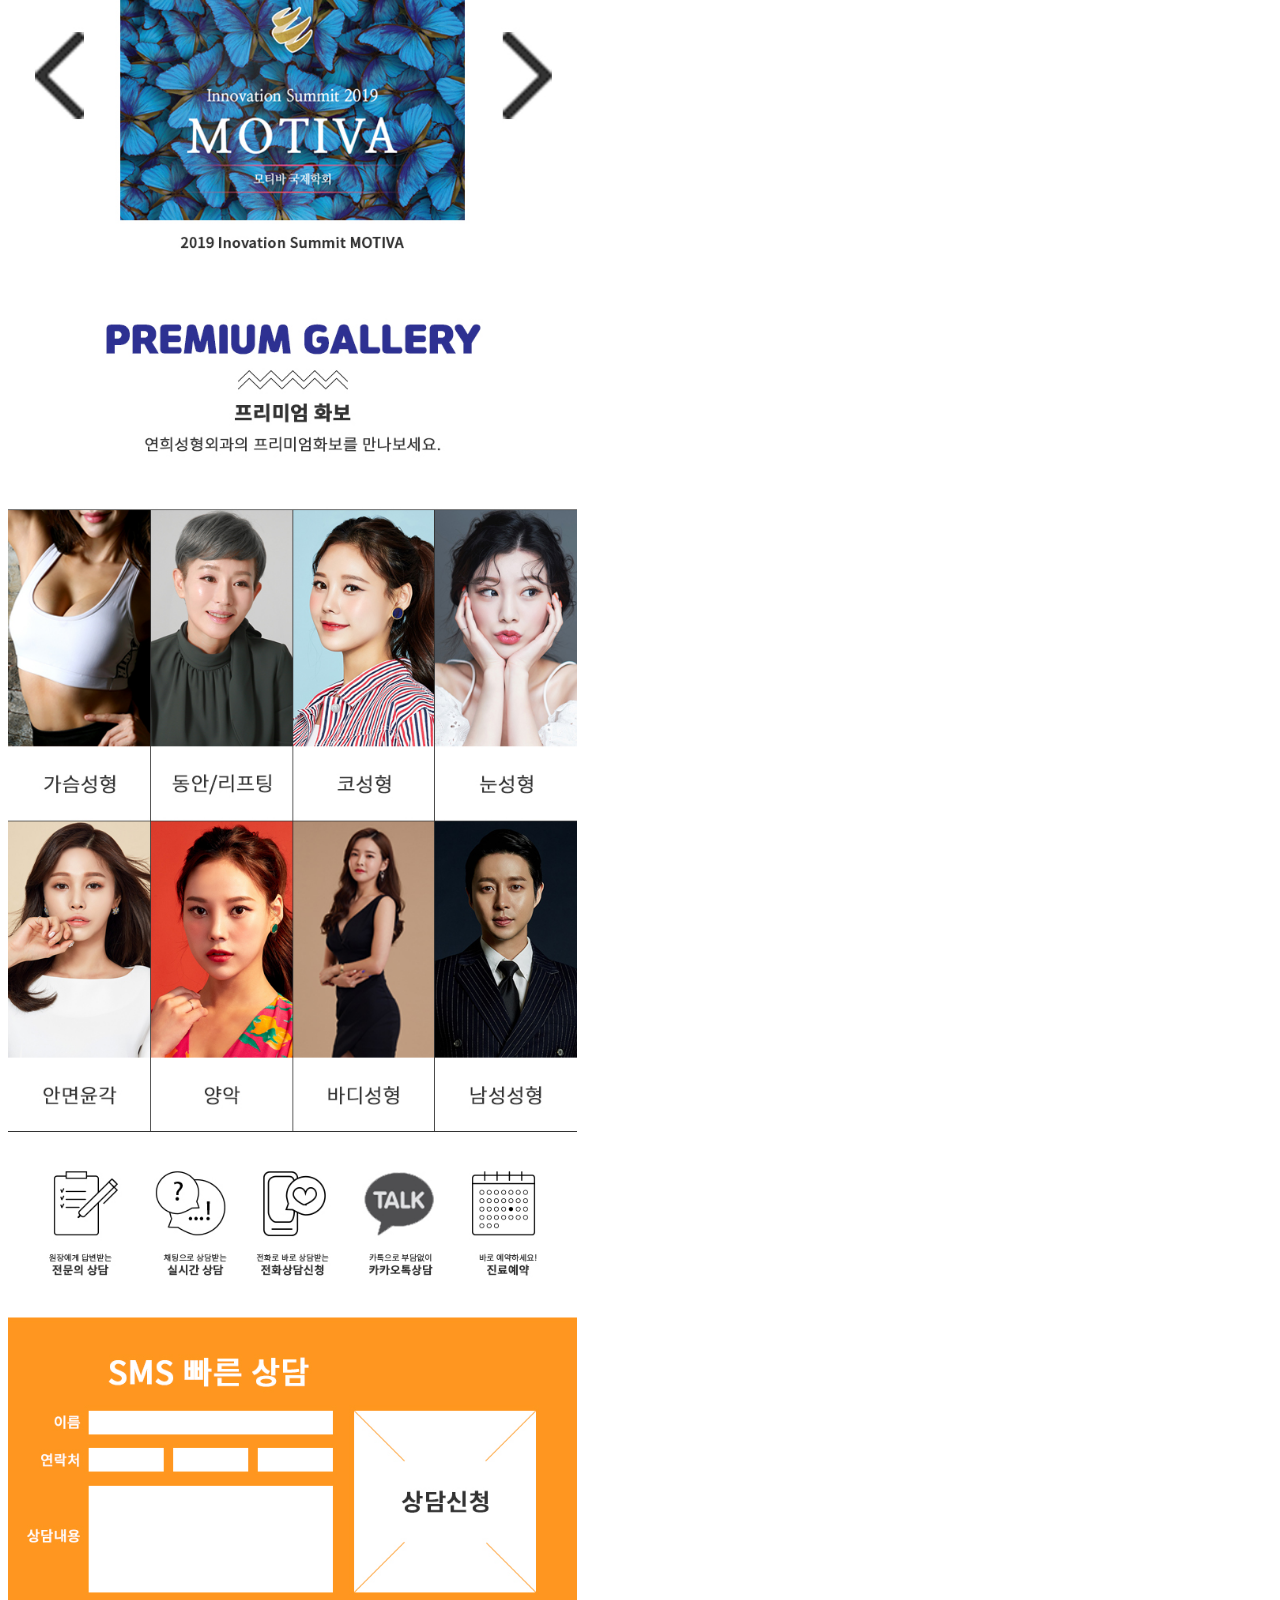
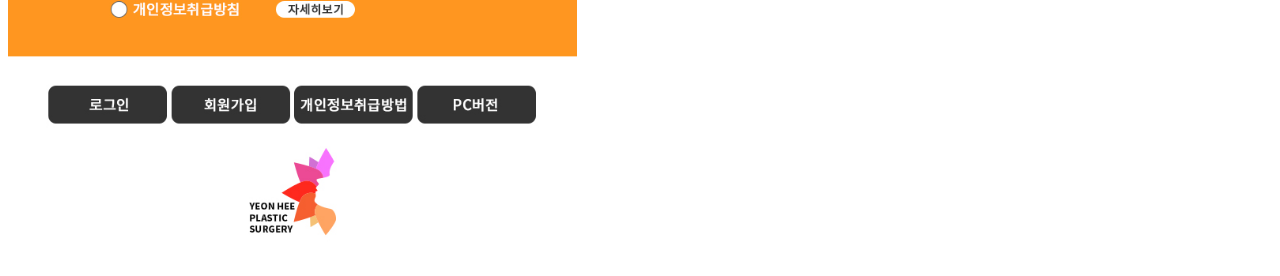
<file: portfolio/YHplasticsurgery/index.html>
<html>
  <head>
    <meta http-equiv="Content-Type" content="text/html; charset=UTF-8" />
    <title>연희 성형외과 디자인 시안</title>
  </head>
  <body>
    <div id="main">
      <h2>PC버전 디자인 시안</h2>
      <img src="img/main_pc.jpg" alt="PC버전 메인 디자인" />
      <img src="img/intro_pc.jpg" alt="PC버전 병원소개 디자인" />
    </div>
    <div id="mobile">
      <h2>Mobile 버전 디자인 시안</h2>
      <img src="img/main_mobile.jpg" alt="모바일 버전 디자인 디자인" />
      <img srcset="img/intro_mobile.jpg" alt="모바일 버전 병원소개 디자인" />
    </div>
    <style>
      h2 {
        text-align: center;
        font-weight: bold;
        background: #000;
        color: #fff;
        padding: 30px 0;
      }
      #main img {
        width: 100%;
      }

      #mobile img {
        width: 45%;
        float: left;
        margin-right: 10%;
      }

      #mobile img:last-child {
        margin-right: 0;
      }
    </style>
  </body>
</html>
</file>
<file: portfolio/budweiser/css/style.css>
@charset "utf-8";
@import 'reset.css';

/* 공통 */
.container {
	width:90%;	max-width:1132px;
	margin:0 auto;
}

.cfixed:after, .container:after {
	content:''; clear:both; display:block;
	width:0; height:0; visibility:hidd;
}

.blind {
	position:absolute;
	width:0; height:0; line-height:0;
	text-indent:-999999999px;
	overflow:hidden;
}

.sec-tit {
	font-size:36pt; font-weight:normal;
	color:#ec1c24;	
	/* font-family */
}

.divider {
	width:90%;	max-width:1132px;
	margin:70px auto 0;
	background-color:#ec1c24;
}

.m-divider {
	width:60px;
	margin:70px auto 0;
	background-color:#ec1c24;
}

.footer-logo {
	/* 본인 브랜드 로고 크기에 따라 변경 */
	width:150px;
	text-align:center;
	margin:0 auto;
	padding:10px 0 10px;
}

.footer-logo img {
	height:50px;
}

/* 헤더영역 */

/* 모바일 */
.header {
	position:relative;
	padding:18px 5%;
	/* 컨테이너 90% 들어간 상태라 사이즈 가로 맞춰기 위해 양옆 패딩 5%줌 */
}

.logo {
	float:left;
	height:50px; /* 브랜드 로고에 따라 가로 사이즈 변경 */
}

.logo img {
	height:50px;
}

.logo a {
	/* 로고를 텍스트로 쓸 경우 사용 */
	overflow:hidden;
}

.gnb {
	display:none;
	position:absolute;
	top:100%; left:0;
	width:100%;
	background-color:#ec1c24;
}

.gnb li {
	border-bottom:1px solid #fff;
}

.gnb li a {
	display:block;
	padding:15px 0 15px 5%;
}

.menu-toggle-btn {
	/* 바깥쪽 span */
	float:right;
	width:20px;
	margin-top:10px;
	/* 로고 대문에 헤더 세로가 길어지면 더 많은 px 값 입력 */
	cursor:pointer;
}

.menu-toggle-btn span {
	display:block;
	width:100%; height:5px;
	background-color:#ec1c24;
}

.menu-toggle-btn span:nth-child(2) {
	margin:5px 0;
}

/* 메인 비주얼배너 영역 */
.slider img {
	display: block;
	width:100%; max-width:100%;
	height:auto;
}

/* 디스플레이 영역 */
.display-section {
	margin-top:70px;
	text-align:center;
}

.display-section .sec-tit {
	margin-bottom:30px;
}

.display-section .desc {
	color:#666;
	line-height:1.9;
}

/* 프로모션 영역 */
.promotion-section {
	margin-top:70px 0;
}

.promo-list li {
	margin-top:50px;
	text-align:center;
}

.promo-list li:first-child {
	margin-top:0;
}

.promo-list li img {
	height:130px;
}

.promo-list li h3 {
	margin:20px 0;
	color:#ec1c24;
	font-weight:bold;
	font-size:1.5em
	/* 기존 사이즈의 2배 (배수단위 em) */
}

.promo-list li p {
	font-size:0.9em;
	line-height:1.5;
	color:#666;
}

/* 포토영역 */
.photo-section {
	margin-top:70px;
}

.photo-section .sec-tit {
	width:90%; max-width:1132px;
	margin:0 auto;
	margin-bottom:50px;
	text-align:center;
}

.photo-list li {
	width:100%;
}

.photo-list li img {
	width:100%; max-width:100%; height:auto;
	display:black;
}

.photo-list li a {
	display:block;
	position:relative;
	width:100%; height:200%;
}

.photo-list li a:before {
	content:''; display:block;
	position:absolute;
	top:0; left:0;
	width:100%; height:100%;
	background-color:#ec1c24;
	opacity:0;
	transition:all 0.2s;
}

.photo-list li a:hover:before {
	opacity:0.8;
}

.info {
	position:absolute;
	top:0;left:25px;
	z-index:20; 
	opacity:0;
	transition:all 0.3s;
}

.photo-list li a:hover .info {
	opacity:1;
	transform:translateY(30px);
}

.info h3 {
	margin-bottom:8px;
	font-size:1.3em;
	color:#fff;
	font-weight:bold;
}

.info span {
	font-size:1em;
	color:#fff;
}

/* 블로그 or 리뷰 영역 */
.blog-section {
	margin-top:70px;
}

.blog-section .sec-tit {
	margin-bottom:50px;
	text-align:center;
}

.blog-list li {
	width:100%;
	margin-top:50px;
}

.blog-list li img {
	display:block;
	width:100%; max-width:100%;
}

.blog-list li time {
	display:block;
	font-size:0.9em;
	color:#ccc;
	margin:10px 0;
}

.blog-list li h3 {
	color:#444;
	line-height:1.5;
}

/* 연락처 영역 */
.contact-section {
	margin-top:90px;
}

.contact-section .sec-tit {
	margin-bottom:50px;
	text-align:center;
}

.form-box input {
	padding-bottom:15px;
	margin-bottom:40px;
}

.textarea textarea {
	height:170px;
}

.send-btn {
	margin-top:40px;
	text-align:right;
}

.send-btn button {
	padding:15px 30px;
	margin:0; border:0;
	color:#fff; background-color:#ec1c24;
}

/* 로케이션 영역 */
.location-section {
	margin-top:70px;
}

.location-section .sec-tit {
	text-align:center;
	margin-bottom:50px;
}

/* 푸터영역 */

.footer {
	margin-top:100px;
	/* 디자인따라 변경 */
	text-align:center;
}

.copyright {
	margin:20px 0;
	color:#ec1c24;
}

/* 미디어 쿼리 768px 태블릿용 */
@media all and (min-width:768px) {
	.divider {
		margin-top:120px;		
	}
	.m-divider {
		margin-top:120px;
	}
	/* 태블릭 헤더영역 */
	.header {
		position:static;
		padding:25px 50px;
	}
	.header .logo {
		float:left;
	}
	.header .gnb {
		display:block !important;
		position:static;
		float:right;
		width:auto;
		margin-top:10px;
		background:none;
	}
	.header .gnb li {
		float:left;
		margin-left:20px;
		color:#ec1c24;
	}
	.header .gnb li a {
		padding:3px 0 0 0;
		font-size:0.9em;
		color:#ec1c24;
	}
	.header .gnb li a:hover {
		font-weight:bold;
	}
	.menu-toggle-btn {
		display:none !important;
	}
	
	/* 태블릿 디스플레이 영역 */
	.display-section {
		margin-top:90px;
	}
	
	/* 태블릿 프로모션 영역 */
	.promotion-section {
		margin-top:12px;
	}
	.promo-list li {
		float:left;
		width:23.046875%;
		/*가변 크기 계산법 177px ÷ 768px * 100 = 가변크기(퍼센트값)*/
		margin-left:2.604166666666667%;
		/* 20px÷768px*100 = */
		margin-top:0;
	}
	.promo-list li:first-child {
		margin-left:0;
	}
	.promo-list li p {
		color:#777;
	}
	
	/* 태블릿 포토 영역 */
	.photo-section {
		margin-top:110px;
	}
	.photo-section .sec-tit {
		margin-bottom:80px;
	}
	.photo-list li {
		float:left;
		width:50%;
	}
	/* 태블릿 블로그 영역 */
	.blog-section {
		margin-top:110px;
	}
	.blog-section .sec-tit {
		margin-bottom:80px;
	}
	.blog-list li {
		float:left;
		width:31.51041666666667%;
		/* 242px÷768px*100 = 31.51041666666667%; */
		margin-left:2.734375%;
		/* 21px÷768px*100 */
	}
	.blog-list li:first-child {
		margin-left:0;
	}
	/* 태블릿 연락처 영역 */
	.contact-section {
		margin-top:180px;
	}
	.contact-section .sec-tit {
		margin-bottom:70px;
	}
	.form-box .form, .form-box .textarea {
		float:left;
		width:48.69791666666667%;
		/*
		(768-20(마진값))/2=374(마진값 제외한 절반)
		374/768*100=48.69791666666667%
		*/
	}
	.form-box .form {
		margin-right:2.604166666666667%;
		/*
		20/768*100
		*/
	}
	.form-box .form input:first-child {
		margin-bottom:0;
	}
	/* 태블릿 위치 영역 */
	.location-section .sec-tit {
		margin:70px 0;
		text-align:center;
	}
	/* 태블릿 푸터 영역 */
	.footer {
		margin:35px 0;
	}
}

/* 데스크탑용 1132px 기준 */
@media all and (min-width:1132px){
	/* pc용 디스플레이 영역 */
	.display-section {
		text-align:left;
	}
	.display-section .sec-tit {
		float:left;
		margin-bottom:0;
	}
	.display-section .desc {
		position:relative;
		float:right;
		padding-left:20px;
		color:#ccc;
		line-height:2.5;
	}
	.display-section .desc:before {
		content:'';
		display:block;
		position:absolute;
		top:10px;
		left:0;
		background-color:#ccc;
		width:2px; height:20px;
	}
	/* pc 프로모션 영역 */
	.promo-list li {
		/*
		가로 전체크기 : 1132
		-총 마진 : 60
		-전체크기 - 총 마진값 :1072
		-1072/4=268px
		*/
		width:23.67491166077739%;
		/* 268/1132*100= %*/
		margin-left:1.76678445229682%
		/* 20/1132*100= */
	}
	.promo-list li:first-child {
		margin-left:0;
	}
	/* 포토영역 */
	.photo-section .sec-tit {
		text-align:left;
	}
	.photo-list li {
		width:25%;
	}
	/* pc 블로그 영역 */
	.blog-section .sec-tit {
		float:left;
		margin-bottom:0;
	}
	.blog-section .blog-list {
		float:right;
		width:74.5583038869258%;
		/* 844px/1132*100=% */
	}
	.blog-section .blog-list li {
		width:30%;
		/* 260/844(blog-list값)*100=% */
		margin-left:2.369668246445498%;
		/* 20/844*100=% */
		padding:0; margin:0;
	}
	
	/* 연락처 영역 */
	.contact-section .sec-tit {
		float:left;
		margin-bottom:0;
	}
	.form-box {
		float:right;
		width:74.5583038869258%;
		/* 844/1132*100=% */
	}
	/* 위치영역 */
	.location-section .sec-tit {
		margin:60px 0;
		text-align:left;
	}
}
</file>
